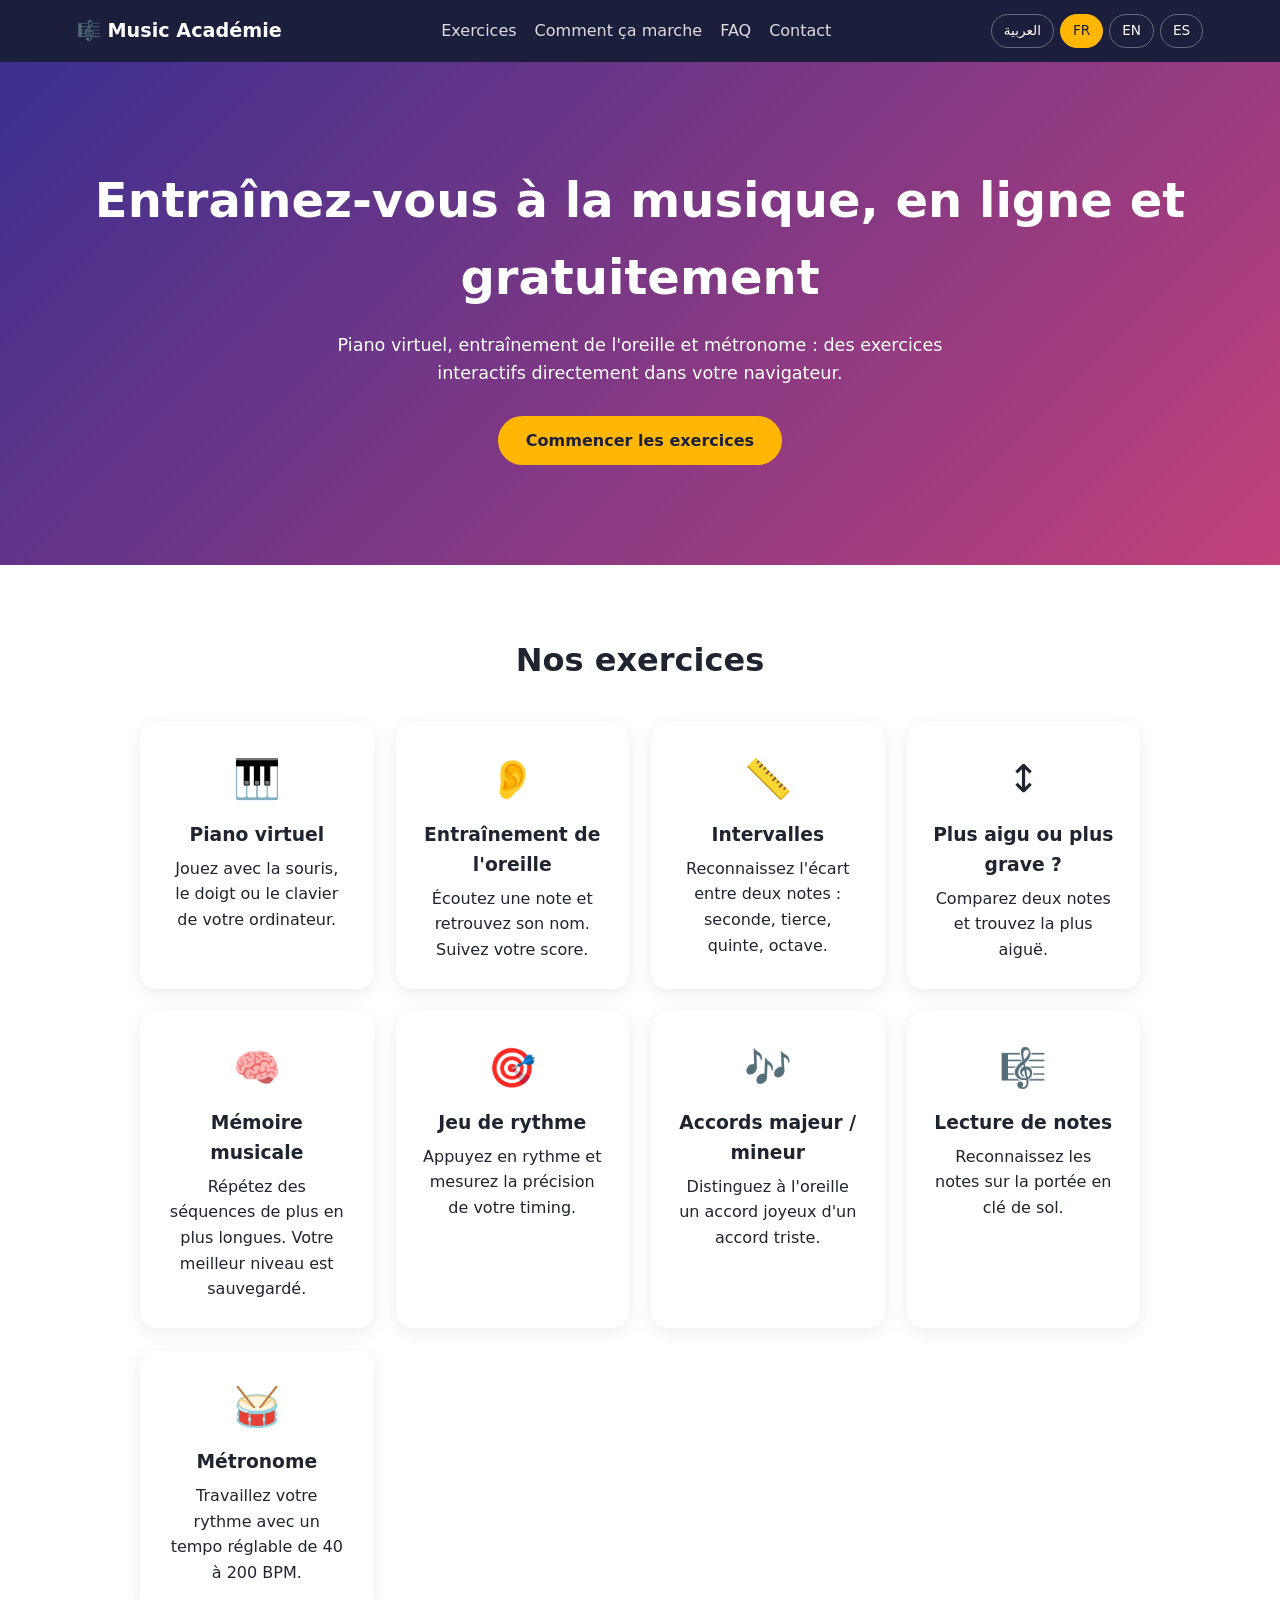
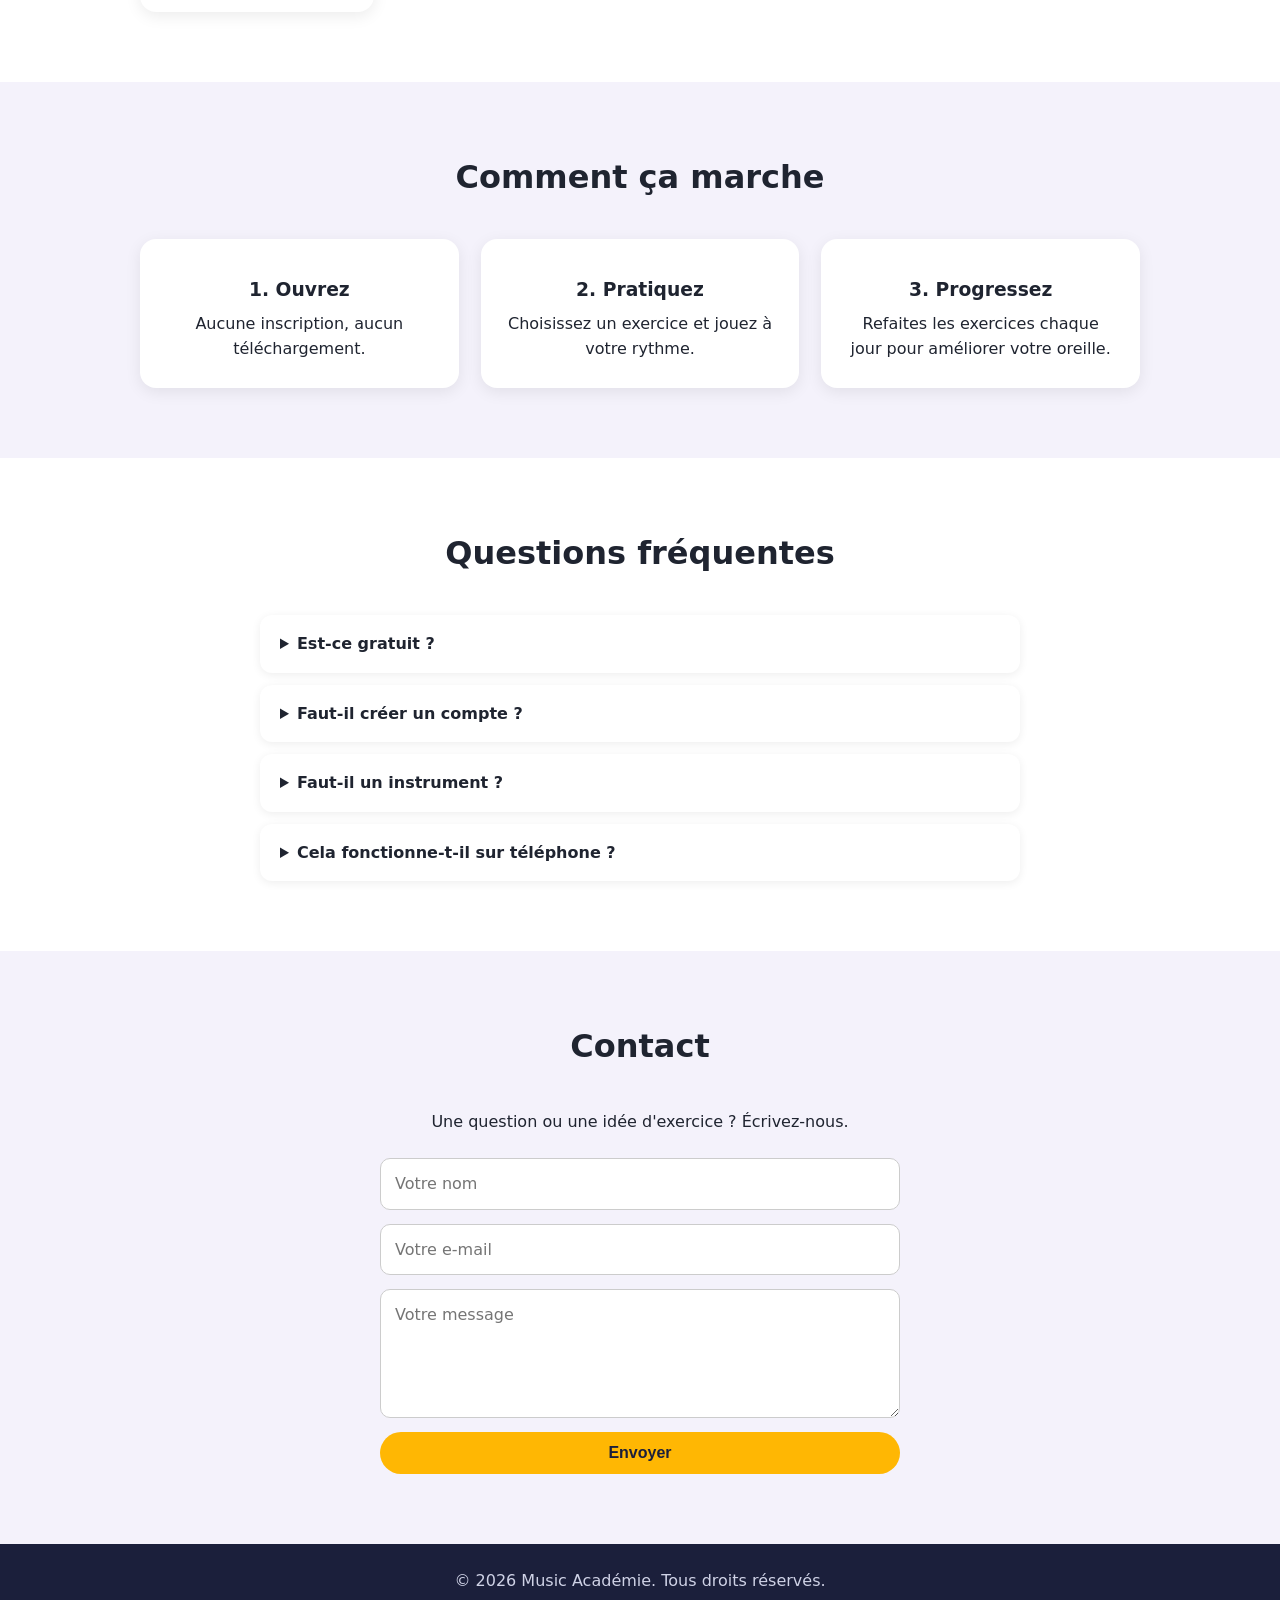
<file: index.html>
<!DOCTYPE html>
<html lang="fr" dir="ltr">
<head>
  <meta charset="UTF-8">
  <meta name="viewport" content="width=device-width, initial-scale=1">
  <title>Music Académie – Exercices musicaux interactifs</title>
  <meta name="description" content="Music Académie : exercices musicaux interactifs gratuits / تمارين موسيقية تفاعلية مجانية / Free interactive music exercises.">
  <link rel="icon" href="data:image/svg+xml,%3Csvg xmlns='http://www.w3.org/2000/svg' viewBox='0 0 100 100'%3E%3Crect width='100' height='100' rx='22' fill='%233b2f8f'/%3E%3Ctext x='50' y='70' font-size='64' text-anchor='middle'%3E%F0%9F%8E%BC%3C/text%3E%3C/svg%3E">
  <meta name="theme-color" content="#1b1f3b">
  <link rel="stylesheet" href="style.css">
</head>
<body>
  <header class="header">
    <a href="#accueil" class="logo">🎼 Music Académie</a>
    <nav>
      <a href="#exercices" data-i18n="nav_ex"></a>
      <a href="#how" data-i18n="nav_how"></a>
      <a href="#faq" data-i18n="nav_faq"></a>
      <a href="#contact" data-i18n="nav_contact"></a>
    </nav>
    <div class="lang">
      <button data-lang="ar">العربية</button>
      <button data-lang="fr">FR</button>
      <button data-lang="en">EN</button>
      <button data-lang="es">ES</button>
    </div>
  </header>

  <section id="accueil" class="hero">
    <h1 data-i18n="hero_title"></h1>
    <p data-i18n="hero_text"></p>
    <a href="exercices.html" class="btn" data-i18n="hero_btn"></a>
  </section>

  <section id="exercices" class="section">
    <h2 data-i18n="ex_title"></h2>
    <div class="grid">
      <a class="card" href="exercices.html"><span>🎹</span><h3 data-i18n="e1"></h3><p data-i18n="e1_d"></p></a>
      <a class="card" href="exercices.html"><span>👂</span><h3 data-i18n="e2"></h3><p data-i18n="e2_d"></p></a>
      <a class="card" href="exercices.html"><span>📏</span><h3 data-i18n="e7"></h3><p data-i18n="e7_d"></p></a>
      <a class="card" href="exercices.html"><span>↕️</span><h3 data-i18n="e8"></h3><p data-i18n="e8_d"></p></a>
      <a class="card" href="exercices.html"><span>🧠</span><h3 data-i18n="e9"></h3><p data-i18n="e9_d"></p></a>
      <a class="card" href="exercices.html"><span>🎯</span><h3 data-i18n="e6"></h3><p data-i18n="e6_d"></p></a>
      <a class="card" href="exercices.html"><span>🎶</span><h3 data-i18n="e5"></h3><p data-i18n="e5_d"></p></a>
      <a class="card" href="exercices.html"><span>🎼</span><h3 data-i18n="e4"></h3><p data-i18n="e4_d"></p></a>
      <a class="card" href="exercices.html"><span>🥁</span><h3 data-i18n="e3"></h3><p data-i18n="e3_d"></p></a>
    </div>
  </section>

  <section id="how" class="section alt">
    <h2 data-i18n="how_title"></h2>
    <div class="grid">
      <div class="card"><h3 data-i18n="h1"></h3><p data-i18n="h1_d"></p></div>
      <div class="card"><h3 data-i18n="h2"></h3><p data-i18n="h2_d"></p></div>
      <div class="card"><h3 data-i18n="h3"></h3><p data-i18n="h3_d"></p></div>
    </div>
  </section>

  <section id="faq" class="section">
    <h2 data-i18n="faq_title"></h2>
    <div class="faq">
      <details><summary data-i18n="q1"></summary><p data-i18n="a1"></p></details>
      <details><summary data-i18n="q2"></summary><p data-i18n="a2"></p></details>
      <details><summary data-i18n="q3"></summary><p data-i18n="a3"></p></details>
      <details><summary data-i18n="q4"></summary><p data-i18n="a4"></p></details>
    </div>
  </section>

  <section id="contact" class="section alt">
    <h2 data-i18n="contact_title"></h2>
    <p class="center" data-i18n="contact_text"></p>
    <form class="form" id="contactForm">
      <input type="text" data-i18n-ph="f_name" required>
      <input type="email" data-i18n-ph="f_email" required>
      <textarea rows="4" data-i18n-ph="f_msg" required></textarea>
      <button class="btn" type="submit" data-i18n="f_send"></button>
    </form>
  </section>

  <footer class="footer" data-i18n="footer"></footer>

  <script>
    var T = {
      fr: {
        nav_ex:"Exercices", nav_how:"Comment ça marche", nav_faq:"FAQ", nav_contact:"Contact",
        hero_title:"Entraînez-vous à la musique, en ligne et gratuitement",
        hero_text:"Piano virtuel, entraînement de l'oreille et métronome : des exercices interactifs directement dans votre navigateur.",
        hero_btn:"Commencer les exercices",
        ex_title:"Nos exercices",
        e1:"Piano virtuel", e1_d:"Jouez avec la souris, le doigt ou le clavier de votre ordinateur.",
        e2:"Entraînement de l'oreille", e2_d:"Écoutez une note et retrouvez son nom. Suivez votre score.",
        e4:"Lecture de notes", e4_d:"Reconnaissez les notes sur la portée en clé de sol.",
        e5:"Accords majeur / mineur", e5_d:"Distinguez à l'oreille un accord joyeux d'un accord triste.",
        e6:"Jeu de rythme", e6_d:"Appuyez en rythme et mesurez la précision de votre timing.",
        e7:"Intervalles", e7_d:"Reconnaissez l'écart entre deux notes : seconde, tierce, quinte, octave.",
        e8:"Plus aigu ou plus grave ?", e8_d:"Comparez deux notes et trouvez la plus aiguë.",
        e9:"Mémoire musicale", e9_d:"Répétez des séquences de plus en plus longues. Votre meilleur niveau est sauvegardé.",
        e3:"Métronome", e3_d:"Travaillez votre rythme avec un tempo réglable de 40 à 200 BPM.",
        how_title:"Comment ça marche",
        h1:"1. Ouvrez", h1_d:"Aucune inscription, aucun téléchargement.",
        h2:"2. Pratiquez", h2_d:"Choisissez un exercice et jouez à votre rythme.",
        h3:"3. Progressez", h3_d:"Refaites les exercices chaque jour pour améliorer votre oreille.",
        faq_title:"Questions fréquentes",
        q1:"Est-ce gratuit ?", a1:"Oui, tous les exercices sont gratuits.",
        q2:"Faut-il créer un compte ?", a2:"Non, il suffit d'ouvrir la page et de commencer.",
        q3:"Faut-il un instrument ?", a3:"Non. Le piano virtuel suffit pour s'entraîner.",
        q4:"Cela fonctionne-t-il sur téléphone ?", a4:"Oui, sur téléphone, tablette et ordinateur. Pensez à activer le son.",
        contact_title:"Contact", contact_text:"Une question ou une idée d'exercice ? Écrivez-nous.",
        f_name:"Votre nom", f_email:"Votre e-mail", f_msg:"Votre message", f_send:"Envoyer",
        thanks:"Merci ! Nous vous répondrons bientôt.",
        footer:"© 2026 Music Académie. Tous droits réservés."
      },
      en: {
        nav_ex:"Exercises", nav_how:"How it works", nav_faq:"FAQ", nav_contact:"Contact",
        hero_title:"Practice music online, for free",
        hero_text:"Virtual piano, ear training and metronome: interactive exercises right in your browser.",
        hero_btn:"Start the exercises",
        ex_title:"Our exercises",
        e1:"Virtual piano", e1_d:"Play with your mouse, your finger or your computer keyboard.",
        e2:"Ear training", e2_d:"Listen to a note and find its name. Track your score.",
        e4:"Note reading", e4_d:"Recognize notes on the staff in treble clef.",
        e5:"Major / minor chords", e5_d:"Tell a happy chord from a sad one by ear.",
        e6:"Rhythm game", e6_d:"Tap in time and measure how precise your timing is.",
        e7:"Intervals", e7_d:"Recognize the gap between two notes: second, third, fifth, octave.",
        e8:"Higher or lower?", e8_d:"Compare two notes and find the higher one.",
        e9:"Music memory", e9_d:"Repeat ever-longer sequences. Your best level is saved.",
        e3:"Metronome", e3_d:"Work on your rhythm with an adjustable tempo from 40 to 200 BPM.",
        how_title:"How it works",
        h1:"1. Open", h1_d:"No sign-up, no download.",
        h2:"2. Practice", h2_d:"Pick an exercise and play at your own pace.",
        h3:"3. Progress", h3_d:"Repeat the exercises every day to sharpen your ear.",
        faq_title:"Frequently asked questions",
        q1:"Is it free?", a1:"Yes, all exercises are free.",
        q2:"Do I need an account?", a2:"No, just open the page and start.",
        q3:"Do I need an instrument?", a3:"No. The virtual piano is enough to practice.",
        q4:"Does it work on a phone?", a4:"Yes, on phone, tablet and computer. Make sure the sound is on.",
        contact_title:"Contact", contact_text:"A question or an exercise idea? Write to us.",
        f_name:"Your name", f_email:"Your email", f_msg:"Your message", f_send:"Send",
        thanks:"Thank you! We will reply soon.",
        footer:"© 2026 Music Académie. All rights reserved."
      },
      es: {
        nav_ex:"Ejercicios", nav_how:"Cómo funciona", nav_faq:"FAQ", nav_contact:"Contacto",
        hero_title:"Practica música en línea y gratis",
        hero_text:"Piano virtual, entrenamiento del oído y metrónomo: ejercicios interactivos directamente en tu navegador.",
        hero_btn:"Empezar los ejercicios",
        ex_title:"Nuestros ejercicios",
        e1:"Piano virtual", e1_d:"Toca con el ratón, el dedo o el teclado de tu ordenador.",
        e2:"Entrenamiento del oído", e2_d:"Escucha una nota y encuentra su nombre. Sigue tu puntuación.",
        e4:"Lectura de notas", e4_d:"Reconoce las notas en el pentagrama en clave de sol.",
        e5:"Acordes mayor / menor", e5_d:"Distingue de oído un acorde alegre de uno triste.",
        e6:"Juego de ritmo", e6_d:"Pulsa al ritmo y mide la precisión de tu tiempo.",
        e7:"Intervalos", e7_d:"Reconoce la distancia entre dos notas: segunda, tercera, quinta, octava.",
        e8:"¿Más agudo o más grave?", e8_d:"Compara dos notas y encuentra la más aguda.",
        e9:"Memoria musical", e9_d:"Repite secuencias cada vez más largas. Tu mejor nivel se guarda.",
        e3:"Metrónomo", e3_d:"Trabaja tu ritmo con un tempo ajustable de 40 a 200 BPM.",
        how_title:"Cómo funciona",
        h1:"1. Abre", h1_d:"Sin registro y sin descargas.",
        h2:"2. Practica", h2_d:"Elige un ejercicio y toca a tu ritmo.",
        h3:"3. Progresa", h3_d:"Repite los ejercicios cada día para mejorar tu oído.",
        faq_title:"Preguntas frecuentes",
        q1:"¿Es gratis?", a1:"Sí, todos los ejercicios son gratuitos.",
        q2:"¿Necesito una cuenta?", a2:"No, solo abre la página y empieza.",
        q3:"¿Necesito un instrumento?", a3:"No. El piano virtual basta para practicar.",
        q4:"¿Funciona en el teléfono?", a4:"Sí, en teléfono, tableta y ordenador. Activa el sonido.",
        contact_title:"Contacto", contact_text:"¿Una pregunta o una idea de ejercicio? Escríbenos.",
        f_name:"Tu nombre", f_email:"Tu correo electrónico", f_msg:"Tu mensaje", f_send:"Enviar",
        thanks:"¡Gracias! Te responderemos pronto.",
        footer:"© 2026 Music Académie. Todos los derechos reservados."
      },
      ar: {
        nav_ex:"التمارين", nav_how:"كيف يعمل", nav_faq:"الأسئلة الشائعة", nav_contact:"اتصل بنا",
        hero_title:"تدرّب على الموسيقى عبر الإنترنت مجاناً",
        hero_text:"بيانو افتراضي وتدريب للأذن ومترونوم: تمارين تفاعلية مباشرة داخل متصفحك.",
        hero_btn:"ابدأ التمارين",
        ex_title:"تمارينا",
        e1:"بيانو افتراضي", e1_d:"اعزف بالفأرة أو بإصبعك أو بلوحة مفاتيح حاسوبك.",
        e2:"تدريب الأذن", e2_d:"استمع إلى نوتة واعرف اسمها، وتابع نتيجتك.",
        e4:"قراءة النوتات", e4_d:"تعرّف على النوتات فوق المدرج الموسيقي بمفتاح صول.",
        e5:"الأكوردات الكبيرة / الصغيرة", e5_d:"ميّز بأذنك بين الأكورد المبهج والأكورد الحزين.",
        e6:"لعبة الإيقاع", e6_d:"اضغط مع النبض وقِس دقة توقيتك.",
        e7:"الفواصل الموسيقية", e7_d:"تعرّف على المسافة بين نوتتين: ثانية، ثالثة، خامسة، أوكتاف.",
        e8:"أحدّ أم أغلظ؟", e8_d:"قارن بين نوتتين واعرف أيّهما أحدّ.",
        e9:"الذاكرة الموسيقية", e9_d:"كرّر تسلسلات تزداد طولاً، ويُحفظ أفضل مستوى لك.",
        e3:"مترونوم", e3_d:"درّب إحساسك بالإيقاع بسرعة قابلة للضبط من 40 إلى 200.",
        how_title:"كيف يعمل",
        h1:"1. افتح", h1_d:"بدون تسجيل وبدون تحميل.",
        h2:"2. تدرّب", h2_d:"اختر تمريناً وتدرّب بوتيرتك.",
        h3:"3. تقدّم", h3_d:"أعد التمارين كل يوم لتقوية أذنك الموسيقية.",
        faq_title:"الأسئلة الشائعة",
        q1:"هل هو مجاني؟", a1:"نعم، جميع التمارين مجانية.",
        q2:"هل أحتاج إلى حساب؟", a2:"لا، افتح الصفحة وابدأ مباشرة.",
        q3:"هل أحتاج إلى آلة موسيقية؟", a3:"لا. البيانو الافتراضي يكفي للتدرّب.",
        q4:"هل يعمل على الهاتف؟", a4:"نعم، على الهاتف واللوح والحاسوب. تأكد من تشغيل الصوت.",
        contact_title:"اتصل بنا", contact_text:"لديك سؤال أو فكرة لتمرين؟ راسلنا.",
        f_name:"اسمك", f_email:"بريدك الإلكتروني", f_msg:"رسالتك", f_send:"إرسال",
        thanks:"شكراً لك! سنرد عليك قريباً.",
        footer:"© 2026 Music Académie. جميع الحقوق محفوظة."
      }
    };

    function setLang(l) {
      var d = T[l];
      document.documentElement.lang = l;
      document.documentElement.dir = (l === "ar") ? "rtl" : "ltr";
      document.querySelectorAll("[data-i18n]").forEach(function (el) {
        el.textContent = d[el.getAttribute("data-i18n")];
      });
      document.querySelectorAll("[data-i18n-ph]").forEach(function (el) {
        el.placeholder = d[el.getAttribute("data-i18n-ph")];
      });
      document.querySelectorAll(".lang button").forEach(function (b) {
        b.classList.toggle("active", b.getAttribute("data-lang") === l);
      });
      try { localStorage.setItem("lang", l); } catch (e) {}
    }

    document.querySelectorAll(".lang button").forEach(function (b) {
      b.addEventListener("click", function () { setLang(b.getAttribute("data-lang")); });
    });

    document.getElementById("contactForm").addEventListener("submit", function (e) {
      e.preventDefault();
      alert(T[document.documentElement.lang].thanks);
      this.reset();
    });

    var saved = "fr";
    try { saved = localStorage.getItem("lang") || "fr"; } catch (e) {}
    setLang(T[saved] ? saved : "fr");
  </script>
</body>
</html>
</file>
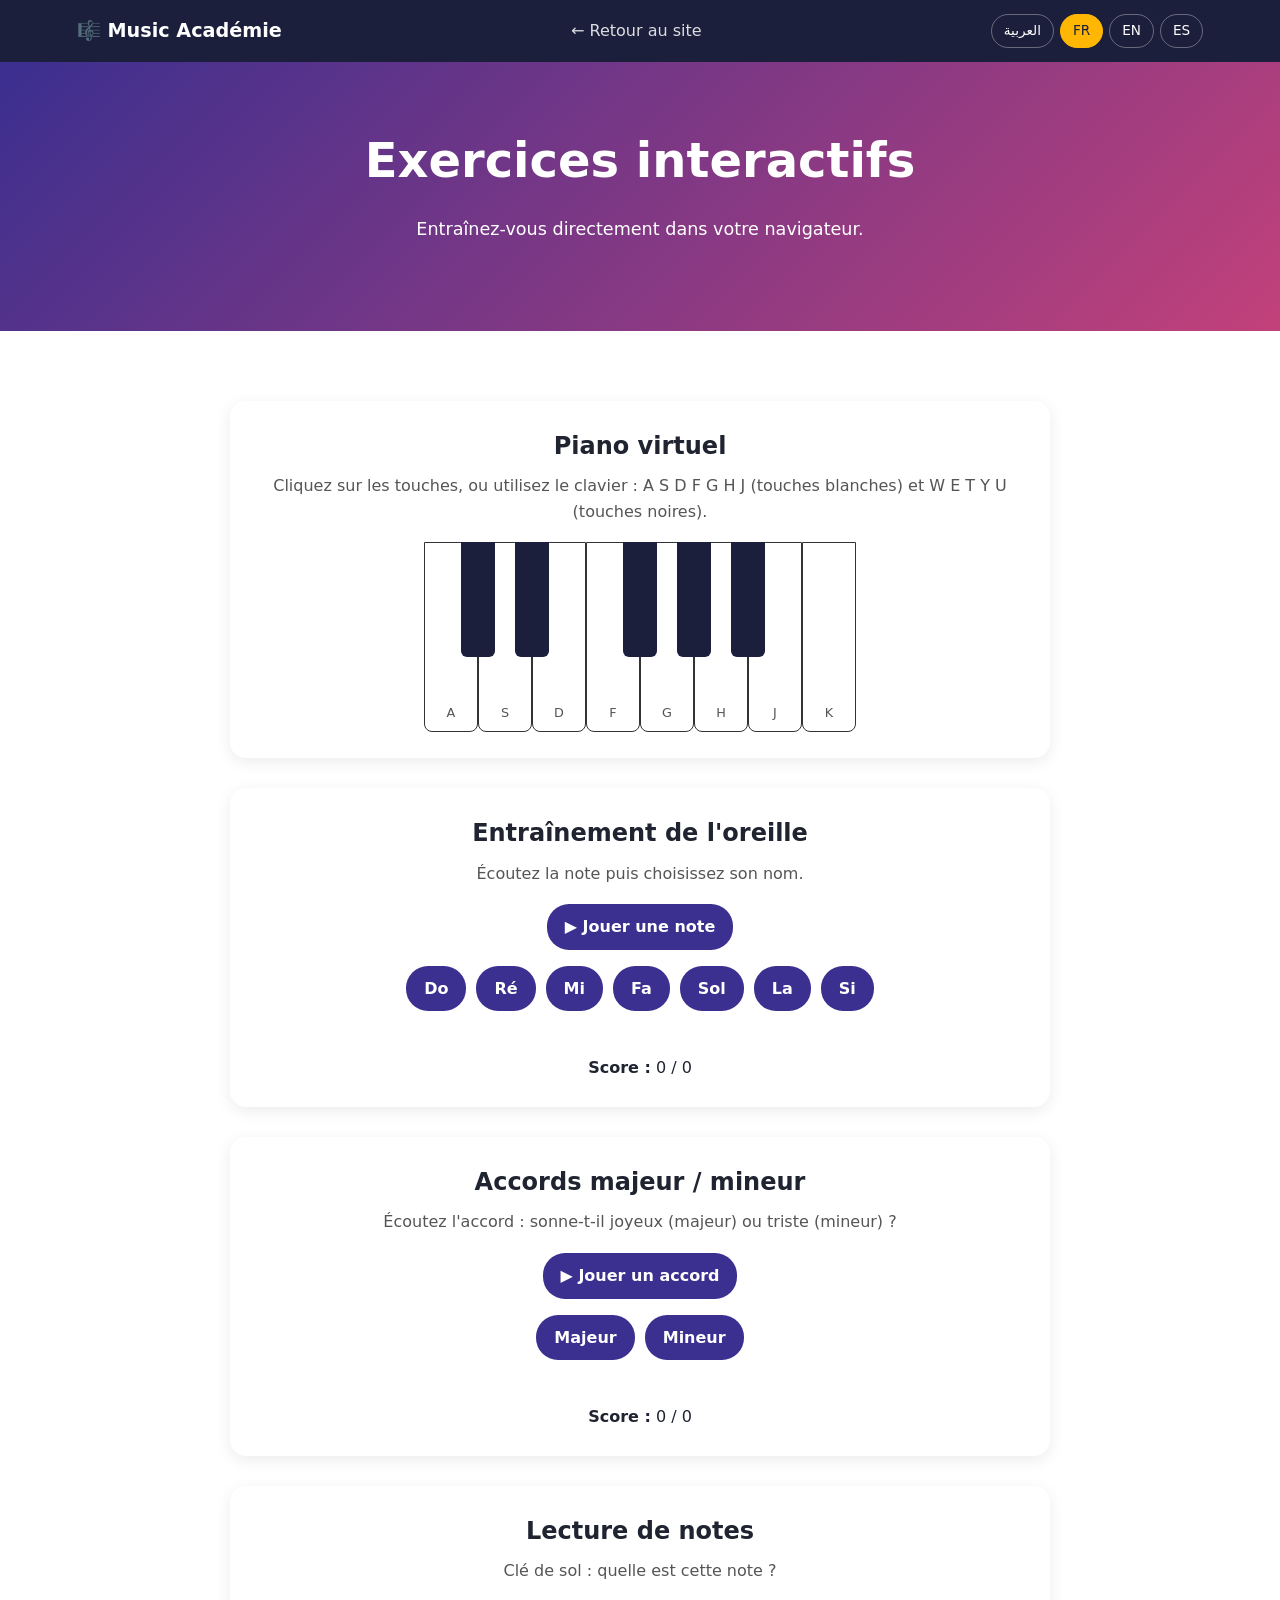
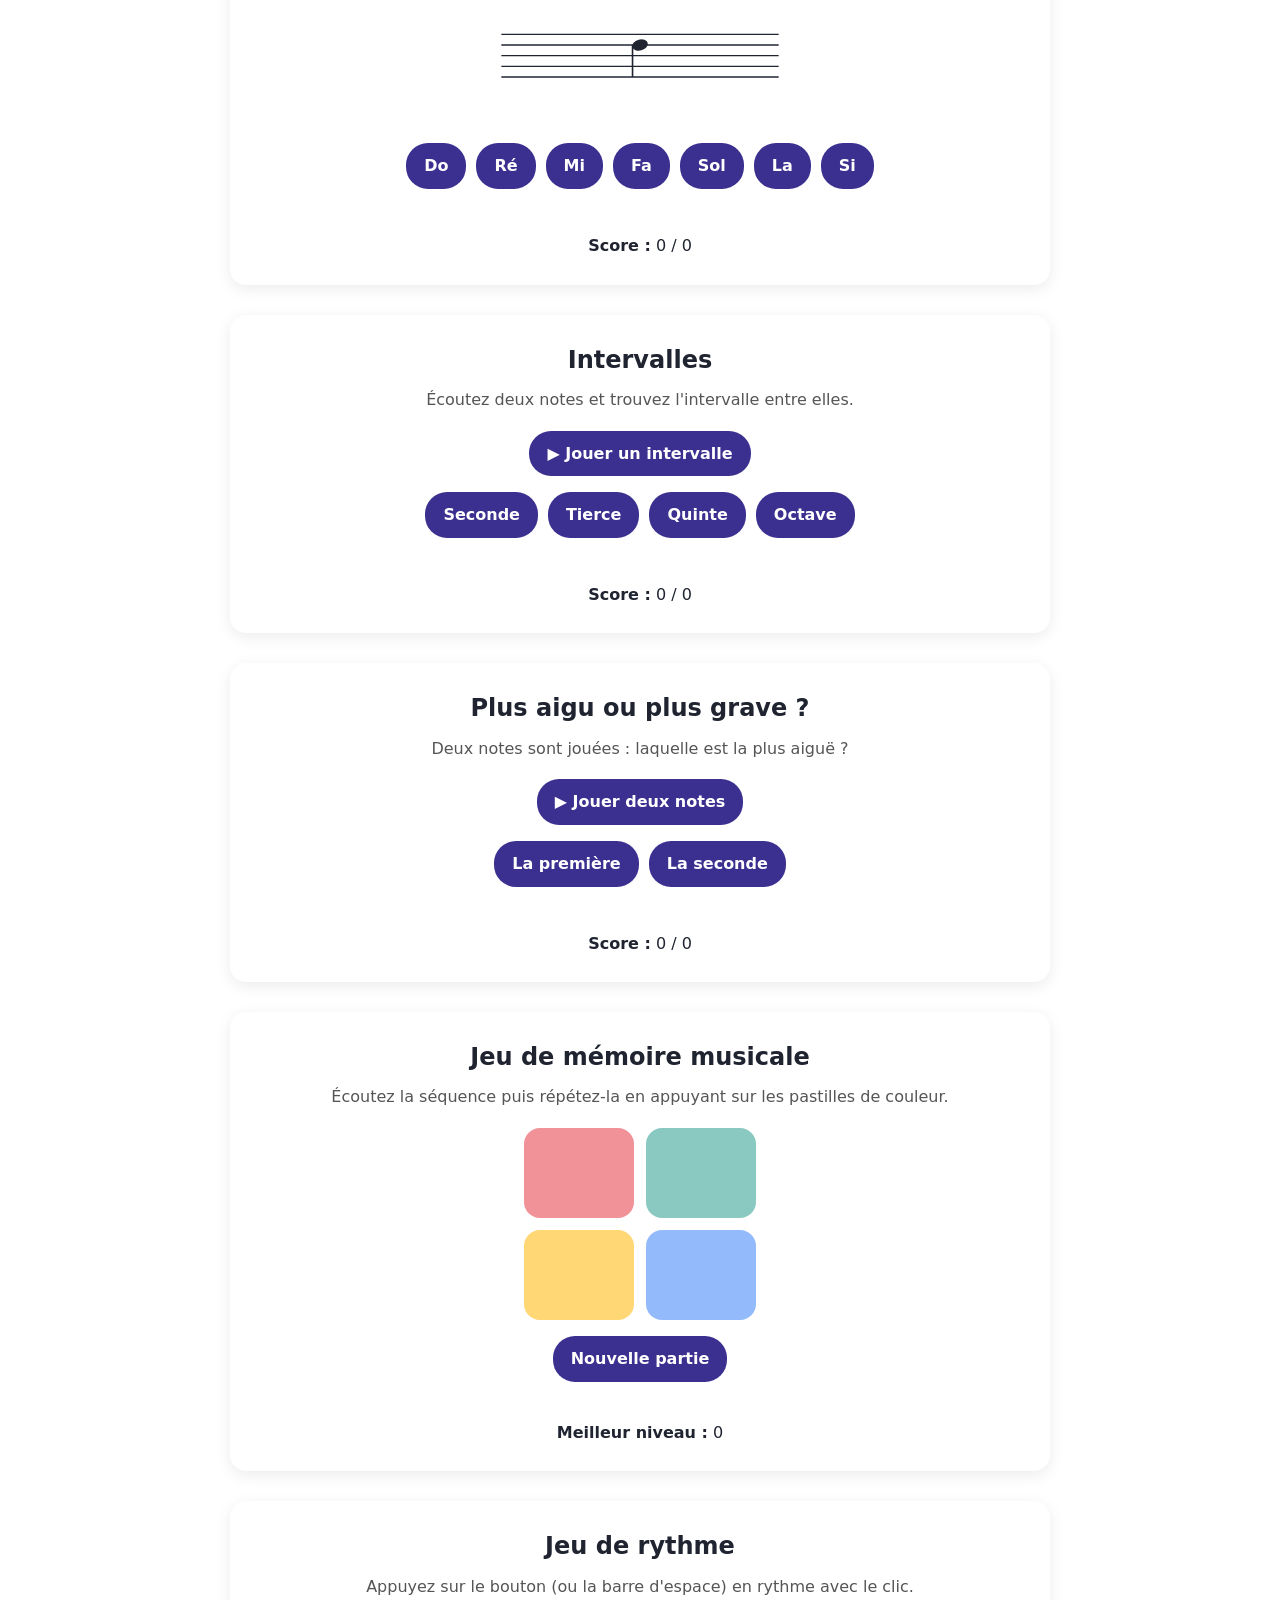
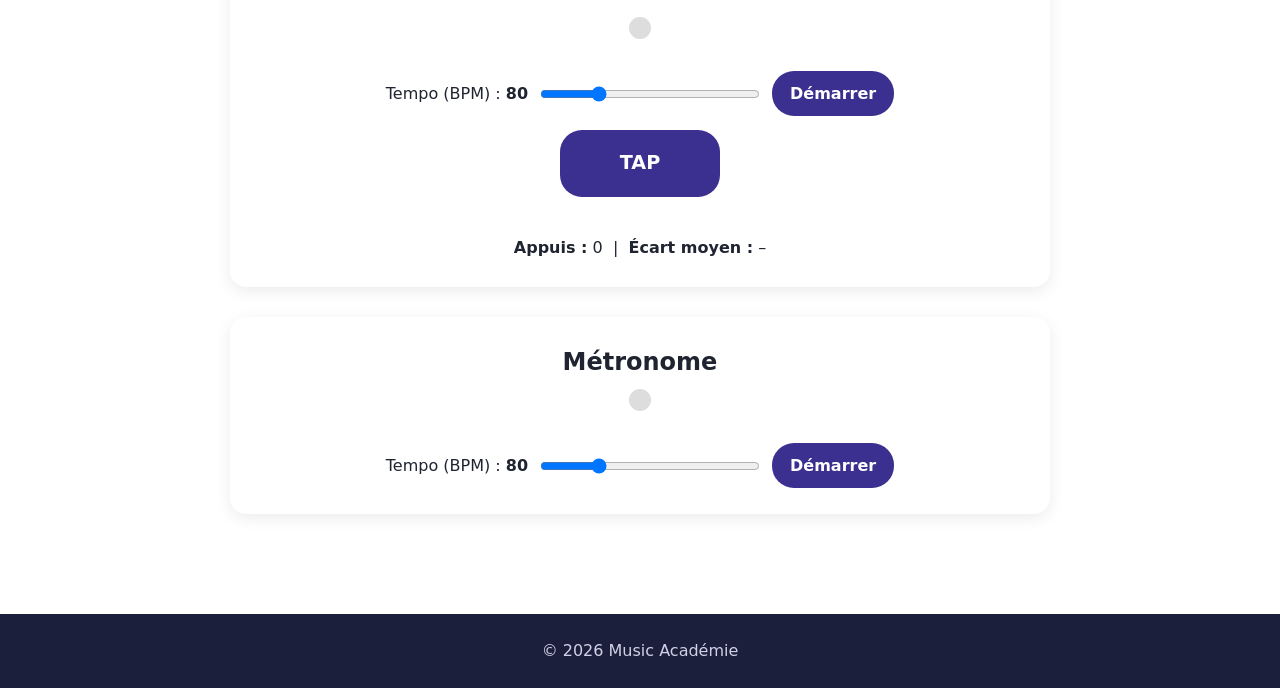
<file: exercices (1).html>
<!DOCTYPE html>
<html lang="fr" dir="ltr">
<head>
  <meta charset="UTF-8">
  <meta name="viewport" content="width=device-width, initial-scale=1">
  <title>Music Académie – Exercices</title>
  <link rel="icon" href="data:image/svg+xml,%3Csvg xmlns='http://www.w3.org/2000/svg' viewBox='0 0 100 100'%3E%3Crect width='100' height='100' rx='22' fill='%233b2f8f'/%3E%3Ctext x='50' y='70' font-size='64' text-anchor='middle'%3E%F0%9F%8E%BC%3C/text%3E%3C/svg%3E">
  <link rel="stylesheet" href="style.css">
  <style>
    .tool { max-width: 820px; margin: 0 auto 30px; background: #fff; border-radius: 16px; padding: 26px; box-shadow: 0 4px 16px rgba(0,0,0,.08); text-align: center; }
    .tool h2 { font-size: 1.5rem; margin-bottom: 8px; }
    .hint { color: #555; margin-bottom: 18px; }
    .piano { position: relative; display: inline-flex; height: 190px; direction: ltr; user-select: none; touch-action: manipulation; }
    .white { width: 54px; height: 190px; background: #fff; border: 1px solid #333; border-radius: 0 0 8px 8px; display: flex; align-items: flex-end; justify-content: center; padding-bottom: 8px; font-size: .8rem; color: #555; cursor: pointer; }
    .white.on { background: #ffe08a; }
    .black { position: absolute; width: 34px; height: 115px; background: #1b1f3b; border-radius: 0 0 6px 6px; z-index: 2; cursor: pointer; }
    .black.on { background: #c2417a; }
    .notes { display: flex; flex-wrap: wrap; gap: 10px; justify-content: center; margin: 16px 0; }
    .notes button, .ctrl button { padding: 10px 18px; border: 0; border-radius: 22px; background: #3b2f8f; color: #fff; font: inherit; font-weight: 600; cursor: pointer; }
    .notes button:hover, .ctrl button:hover { background: #c2417a; }
    .ctrl { display: flex; flex-wrap: wrap; gap: 12px; justify-content: center; align-items: center; margin-top: 14px; }
    .msg { min-height: 28px; font-weight: 700; margin-top: 10px; }
    .ok { color: #1b8a3b; } .ko { color: #c0262d; }
    .beat { width: 22px; height: 22px; border-radius: 50%; background: #ddd; display: inline-block; margin: 0 auto 10px; }
    .beat.tick { background: #ffb703; }
    input[type=range] { width: 220px; }
    .pads { display: grid; grid-template-columns: repeat(2, 110px); gap: 12px; justify-content: center; margin: 10px 0 16px; }
    .pad { height: 90px; border: 0; border-radius: 16px; cursor: pointer; opacity: .55; transition: opacity .1s, transform .1s; }
    .pad.lit { opacity: 1; transform: scale(1.06); }
    .p0 { background: #e63946; } .p1 { background: #2a9d8f; } .p2 { background: #ffb703; } .p3 { background: #3b82f6; }
  </style>
</head>
<body>
  <header class="header">
    <a href="index.html" class="logo">🎼 Music Académie</a>
    <nav><a href="index.html" data-i18n="back"></a></nav>
    <div class="lang">
      <button data-lang="ar">العربية</button>
      <button data-lang="fr">FR</button>
      <button data-lang="en">EN</button>
      <button data-lang="es">ES</button>
    </div>
  </header>

  <section class="hero" style="padding:60px 6%">
    <h1 data-i18n="title"></h1>
    <p data-i18n="subtitle"></p>
  </section>

  <section class="section">
    <div class="tool">
      <h2 data-i18n="piano_title"></h2>
      <p class="hint" data-i18n="piano_hint"></p>
      <div class="piano" id="piano"></div>
    </div>

    <div class="tool">
      <h2 data-i18n="ear_title"></h2>
      <p class="hint" data-i18n="ear_hint"></p>
      <div class="ctrl"><button id="playNote" data-i18n="play"></button></div>
      <div class="notes" id="choices"></div>
      <div class="msg" id="earMsg"></div>
      <div><strong data-i18n="score"></strong> <span id="score">0 / 0</span></div>
    </div>

    <div class="tool">
      <h2 data-i18n="chord_title"></h2>
      <p class="hint" data-i18n="chord_hint"></p>
      <div class="ctrl"><button id="playChord" data-i18n="play_chord"></button></div>
      <div class="notes" id="chordChoices"></div>
      <div class="msg" id="chordMsg"></div>
      <div><strong data-i18n="score"></strong> <span id="chordScore">0 / 0</span></div>
    </div>

    <div class="tool">
      <h2 data-i18n="read_title"></h2>
      <p class="hint" data-i18n="read_hint"></p>
      <svg id="staffSvg" viewBox="0 0 300 110" width="320" height="118" role="img" aria-label="staff"></svg>
      <div class="notes" id="readChoices"></div>
      <div class="msg" id="readMsg"></div>
      <div><strong data-i18n="score"></strong> <span id="readScore">0 / 0</span></div>
    </div>

    <div class="tool">
      <h2 data-i18n="int_title"></h2>
      <p class="hint" data-i18n="int_hint"></p>
      <div class="ctrl"><button id="playInt" data-i18n="play_int"></button></div>
      <div class="notes" id="intChoices"></div>
      <div class="msg" id="intMsg"></div>
      <div><strong data-i18n="score"></strong> <span id="intScore">0 / 0</span></div>
    </div>

    <div class="tool">
      <h2 data-i18n="hl_title"></h2>
      <p class="hint" data-i18n="hl_hint"></p>
      <div class="ctrl"><button id="playHl" data-i18n="play_hl"></button></div>
      <div class="notes" id="hlChoices"></div>
      <div class="msg" id="hlMsg"></div>
      <div><strong data-i18n="score"></strong> <span id="hlScore">0 / 0</span></div>
    </div>

    <div class="tool">
      <h2 data-i18n="mem_title"></h2>
      <p class="hint" data-i18n="mem_hint"></p>
      <div class="pads" id="memPads">
        <button class="pad p0" data-p="0"></button><button class="pad p1" data-p="1"></button>
        <button class="pad p2" data-p="2"></button><button class="pad p3" data-p="3"></button>
      </div>
      <div class="ctrl"><button id="memBtn" data-i18n="mem_start"></button></div>
      <div class="msg" id="memMsg"></div>
      <div><strong data-i18n="mem_best"></strong> <span id="memBest">0</span></div>
    </div>

    <div class="tool">
      <h2 data-i18n="rhythm_title"></h2>
      <p class="hint" data-i18n="rhythm_hint"></p>
      <div class="beat" id="rBeat"></div>
      <div class="ctrl">
        <label><span data-i18n="bpm"></span> <strong id="rBpmVal">80</strong></label>
        <input type="range" id="rBpm" min="60" max="140" value="80">
        <button id="rBtn" data-i18n="start"></button>
      </div>
      <div class="ctrl"><button id="tapBtn" style="padding:18px 60px;font-size:1.2rem" data-i18n="tap"></button></div>
      <div class="msg" id="rMsg"></div>
      <div><strong data-i18n="taps"></strong> <span id="rCount">0</span> &nbsp;|&nbsp; <strong data-i18n="avg"></strong> <span id="rAvg">–</span></div>
    </div>

    <div class="tool">
      <h2 data-i18n="metro_title"></h2>
      <div class="beat" id="beat"></div>
      <div class="ctrl">
        <label><span data-i18n="bpm"></span> <strong id="bpmVal">80</strong></label>
        <input type="range" id="bpm" min="40" max="200" value="80">
        <button id="metroBtn" data-i18n="start"></button>
      </div>
    </div>
  </section>

  <footer class="footer">© 2026 Music Académie</footer>

  <script>
    var T = {
      fr: { back:"← Retour au site", title:"Exercices interactifs", subtitle:"Entraînez-vous directement dans votre navigateur.",
        piano_title:"Piano virtuel", piano_hint:"Cliquez sur les touches, ou utilisez le clavier : A S D F G H J (touches blanches) et W E T Y U (touches noires).",
        ear_title:"Entraînement de l'oreille", ear_hint:"Écoutez la note puis choisissez son nom.",
        read_title:"Lecture de notes", read_hint:"Clé de sol : quelle est cette note ?",
        chord_title:"Accords majeur / mineur", chord_hint:"Écoutez l'accord : sonne-t-il joyeux (majeur) ou triste (mineur) ?",
        play_chord:"▶ Jouer un accord", major:"Majeur", minor:"Mineur",
        rhythm_title:"Jeu de rythme", rhythm_hint:"Appuyez sur le bouton (ou la barre d'espace) en rythme avec le clic.",
        tap:"TAP", taps:"Appuis :", avg:"Écart moyen :", perfect:"Parfait ! 🎯", early:"Trop tôt", late:"Trop tard",
        int_title:"Intervalles", int_hint:"Écoutez deux notes et trouvez l'intervalle entre elles.", play_int:"▶ Jouer un intervalle",
        i2:"Seconde", i3:"Tierce", i5:"Quinte", i8:"Octave",
        hl_title:"Plus aigu ou plus grave ?", hl_hint:"Deux notes sont jouées : laquelle est la plus aiguë ?", play_hl:"▶ Jouer deux notes", hl_first:"La première", hl_second:"La seconde",
        mem_title:"Jeu de mémoire musicale", mem_hint:"Écoutez la séquence puis répétez-la en appuyant sur les pastilles de couleur.", mem_start:"Nouvelle partie", mem_best:"Meilleur niveau :", mem_watch:"Écoutez…", mem_go:"À vous !", mem_over:"Perdu ! Niveau atteint : ",
        play:"▶ Jouer une note", score:"Score :", good:"Bravo ! ✔", bad:"Raté, c'était : ",
        metro_title:"Métronome", bpm:"Tempo (BPM) :", start:"Démarrer", stop:"Arrêter",
        names:["Do","Ré","Mi","Fa","Sol","La","Si"] },
      en: { back:"← Back to site", title:"Interactive exercises", subtitle:"Practice right in your browser.",
        piano_title:"Virtual piano", piano_hint:"Click the keys, or use your keyboard: A S D F G H J (white keys) and W E T Y U (black keys).",
        ear_title:"Ear training", ear_hint:"Listen to the note, then pick its name.",
        read_title:"Note reading", read_hint:"Treble clef: which note is this?",
        chord_title:"Major / minor chords", chord_hint:"Listen to the chord: does it sound happy (major) or sad (minor)?",
        play_chord:"▶ Play a chord", major:"Major", minor:"Minor",
        rhythm_title:"Rhythm game", rhythm_hint:"Press the button (or the space bar) in time with the click.",
        tap:"TAP", taps:"Taps:", avg:"Average error:", perfect:"Perfect! 🎯", early:"Too early", late:"Too late",
        int_title:"Intervals", int_hint:"Listen to two notes and find the interval between them.", play_int:"▶ Play an interval",
        i2:"Second", i3:"Third", i5:"Fifth", i8:"Octave",
        hl_title:"Higher or lower?", hl_hint:"Two notes are played: which one is higher?", play_hl:"▶ Play two notes", hl_first:"The first", hl_second:"The second",
        mem_title:"Music memory game", mem_hint:"Listen to the sequence, then repeat it by pressing the colored pads.", mem_start:"New game", mem_best:"Best level:", mem_watch:"Listen…", mem_go:"Your turn!", mem_over:"Game over! Level reached: ",
        play:"▶ Play a note", score:"Score:", good:"Well done! ✔", bad:"Missed, it was: ",
        metro_title:"Metronome", bpm:"Tempo (BPM):", start:"Start", stop:"Stop",
        names:["C","D","E","F","G","A","B"] },
      es: { back:"← Volver al sitio", title:"Ejercicios interactivos", subtitle:"Practica directamente en tu navegador.",
        piano_title:"Piano virtual", piano_hint:"Haz clic en las teclas o usa el teclado: A S D F G H J (teclas blancas) y W E T Y U (teclas negras).",
        ear_title:"Entrenamiento del oído", ear_hint:"Escucha la nota y elige su nombre.",
        read_title:"Lectura de notas", read_hint:"Clave de sol: ¿qué nota es esta?",
        chord_title:"Acordes mayor / menor", chord_hint:"Escucha el acorde: ¿suena alegre (mayor) o triste (menor)?",
        play_chord:"▶ Tocar un acorde", major:"Mayor", minor:"Menor",
        rhythm_title:"Juego de ritmo", rhythm_hint:"Pulsa el botón (o la barra espaciadora) al ritmo del clic.",
        tap:"TAP", taps:"Pulsaciones:", avg:"Error medio:", perfect:"¡Perfecto! 🎯", early:"Muy pronto", late:"Muy tarde",
        int_title:"Intervalos", int_hint:"Escucha dos notas y encuentra el intervalo entre ellas.", play_int:"▶ Tocar un intervalo",
        i2:"Segunda", i3:"Tercera", i5:"Quinta", i8:"Octava",
        hl_title:"¿Más agudo o más grave?", hl_hint:"Suenan dos notas: ¿cuál es la más aguda?", play_hl:"▶ Tocar dos notas", hl_first:"La primera", hl_second:"La segunda",
        mem_title:"Juego de memoria musical", mem_hint:"Escucha la secuencia y repítela pulsando los botones de color.", mem_start:"Nueva partida", mem_best:"Mejor nivel:", mem_watch:"Escucha…", mem_go:"¡Tu turno!", mem_over:"¡Fin! Nivel alcanzado: ",
        play:"▶ Tocar una nota", score:"Puntuación:", good:"¡Muy bien! ✔", bad:"Fallaste, era: ",
        metro_title:"Metrónomo", bpm:"Tempo (BPM):", start:"Iniciar", stop:"Detener",
        names:["Do","Re","Mi","Fa","Sol","La","Si"] },
      ar: { back:"← العودة إلى الموقع", title:"تمارين تفاعلية", subtitle:"تدرّب مباشرة داخل المتصفح.",
        piano_title:"بيانو افتراضي", piano_hint:"اضغط على المفاتيح أو استخدم لوحة المفاتيح: A S D F G H J (المفاتيح البيضاء) وW E T Y U (المفاتيح السوداء).",
        ear_title:"تدريب الأذن", ear_hint:"استمع إلى النوتة ثم اختر اسمها.",
        read_title:"قراءة النوتات", read_hint:"مفتاح صول: ما هذه النوتة؟",
        chord_title:"الأكوردات الكبيرة / الصغيرة", chord_hint:"استمع إلى الأكورد: هل يبدو مبهجاً (كبير) أم حزيناً (صغير)؟",
        play_chord:"▶ شغّل أكورداً", major:"كبير", minor:"صغير",
        rhythm_title:"لعبة الإيقاع", rhythm_hint:"اضغط على الزر (أو مفتاح المسافة) مع نقرات الإيقاع.",
        tap:"اضغط", taps:"عدد الضغطات:", avg:"متوسط الخطأ:", perfect:"ممتاز! 🎯", early:"مبكر جداً", late:"متأخر جداً",
        int_title:"الفواصل الموسيقية", int_hint:"استمع إلى نوتتين واعرف الفاصل بينهما.", play_int:"▶ شغّل فاصلاً",
        i2:"ثانية", i3:"ثالثة", i5:"خامسة", i8:"أوكتاف",
        hl_title:"أحدّ أم أغلظ؟", hl_hint:"تُعزف نوتتان: أيّهما أحدّ؟", play_hl:"▶ شغّل نوتتين", hl_first:"الأولى", hl_second:"الثانية",
        mem_title:"لعبة الذاكرة الموسيقية", mem_hint:"استمع إلى التسلسل ثم كرّره بالضغط على الأزرار الملونة.", mem_start:"لعبة جديدة", mem_best:"أفضل مستوى:", mem_watch:"استمع…", mem_go:"دورك!", mem_over:"انتهت اللعبة! المستوى الذي بلغته: ",
        play:"▶ شغّل نوتة", score:"النتيجة:", good:"أحسنت! ✔", bad:"أخطأت، كانت: ",
        metro_title:"مترونوم", bpm:"السرعة (BPM):", start:"ابدأ", stop:"إيقاف",
        names:["دو","ري","مي","فا","صول","لا","سي"] }
    };

    var lang = "fr";
    try { lang = localStorage.getItem("lang") || "fr"; } catch (e) {}
    if (!T[lang]) lang = "fr";

    /* ---------- Audio ---------- */
    var ctx = null;
    function audio() {
      if (!ctx) ctx = new (window.AudioContext || window.webkitAudioContext)();
      if (ctx.state === "suspended") ctx.resume();
      return ctx;
    }
    function tone(freq, dur) {
      var c = audio(), o = c.createOscillator(), g = c.createGain();
      o.type = "triangle"; o.frequency.value = freq;
      g.gain.setValueAtTime(0.0001, c.currentTime);
      g.gain.exponentialRampToValueAtTime(0.5, c.currentTime + 0.02);
      g.gain.exponentialRampToValueAtTime(0.0001, c.currentTime + dur);
      o.connect(g); g.connect(c.destination);
      o.start(); o.stop(c.currentTime + dur + 0.05);
    }

    /* ---------- Piano ---------- */
    var WHITE = [261.63, 293.66, 329.63, 349.23, 392.00, 440.00, 493.88, 523.25];
    var WKEYS = ["a","s","d","f","g","h","j","k"];
    var BLACK = [{f:277.18, pos:0, k:"w"}, {f:311.13, pos:1, k:"e"}, {f:369.99, pos:3, k:"t"}, {f:415.30, pos:4, k:"y"}, {f:466.16, pos:5, k:"u"}];
    var piano = document.getElementById("piano");
    var keyEls = {};

    WHITE.forEach(function (f, i) {
      var d = document.createElement("div");
      d.className = "white";
      d.textContent = WKEYS[i].toUpperCase();
      bind(d, f);
      piano.appendChild(d);
      keyEls[WKEYS[i]] = d;
    });
    BLACK.forEach(function (b) {
      var d = document.createElement("div");
      d.className = "black";
      d.style.left = (b.pos * 54 + 54 - 17) + "px";
      bind(d, b.f);
      piano.appendChild(d);
      keyEls[b.k] = d;
    });
    var freqByKey = {};
    WKEYS.forEach(function (k, i) { freqByKey[k] = WHITE[i]; });
    BLACK.forEach(function (b) { freqByKey[b.k] = b.f; });

    function press(el, f) { tone(f, 0.9); el.classList.add("on"); setTimeout(function () { el.classList.remove("on"); }, 180); }
    function bind(el, f) {
      el.addEventListener("pointerdown", function (e) { e.preventDefault(); press(el, f); });
    }
    document.addEventListener("keydown", function (e) {
      if (e.repeat) return;
      var k = e.key.toLowerCase();
      if (freqByKey[k]) press(keyEls[k], freqByKey[k]);
    });

    /* ---------- Ear training ---------- */
    var NOTES7 = WHITE.slice(0, 7);
    var current = -1, answered = true, good = 0, total = 0;
    var choices = document.getElementById("choices");
    var earMsg = document.getElementById("earMsg");

    function buildChoices() {
      choices.innerHTML = "";
      T[lang].names.forEach(function (n, i) {
        var b = document.createElement("button");
        b.textContent = n;
        b.addEventListener("click", function () { answer(i); });
        choices.appendChild(b);
      });
    }
    document.getElementById("playNote").addEventListener("click", function () {
      if (answered) { current = Math.floor(Math.random() * 7); answered = false; earMsg.textContent = ""; }
      tone(NOTES7[current], 1.2);
    });
    function answer(i) {
      if (current < 0) return;
      if (answered) return;
      answered = true; total++;
      if (i === current) { good++; earMsg.textContent = T[lang].good; earMsg.className = "msg ok"; }
      else { earMsg.textContent = T[lang].bad + T[lang].names[current]; earMsg.className = "msg ko"; }
      document.getElementById("score").textContent = good + " / " + total;
    }

    /* ---------- Accords majeur / mineur ---------- */
    var cMajor = true, cAnswered = true, cStarted = false, cGood = 0, cTotal = 0, cSemis = 0;
    var chordChoices = document.getElementById("chordChoices");
    var chordMsg = document.getElementById("chordMsg");

    function playChord() {
      var root = 261.63 * Math.pow(2, cSemis / 12);
      var third = root * Math.pow(2, (cMajor ? 4 : 3) / 12);
      var fifth = root * Math.pow(2, 7 / 12);
      tone(root, 1.8); tone(third, 1.8); tone(fifth, 1.8);
    }
    document.getElementById("playChord").addEventListener("click", function () {
      if (cAnswered) {
        cSemis = Math.floor(Math.random() * 12);
        cMajor = Math.random() < 0.5;
        cAnswered = false; cStarted = true;
        chordMsg.textContent = "";
      }
      playChord();
    });
    function buildChordChoices() {
      chordChoices.innerHTML = "";
      [true, false].forEach(function (isMajor) {
        var b = document.createElement("button");
        b.textContent = isMajor ? T[lang].major : T[lang].minor;
        b.addEventListener("click", function () { answerChord(isMajor); });
        chordChoices.appendChild(b);
      });
    }
    function answerChord(isMajor) {
      if (!cStarted || cAnswered) return;
      cAnswered = true; cTotal++;
      if (isMajor === cMajor) { cGood++; chordMsg.textContent = T[lang].good; chordMsg.className = "msg ok"; }
      else { chordMsg.textContent = T[lang].bad + (cMajor ? T[lang].major : T[lang].minor); chordMsg.className = "msg ko"; }
      document.getElementById("chordScore").textContent = cGood + " / " + cTotal;
    }

    /* ---------- Lecture de notes ---------- */
    var rIdx = 0, rAnswered = false, rGood = 0, rTotal = 0;
    var staffSvg = document.getElementById("staffSvg");
    var readChoices = document.getElementById("readChoices");
    var readMsg = document.getElementById("readMsg");

    function drawNote(idx) {
      var y = 80 - idx * 5, cx = 150, s = "";
      for (var i = 0; i < 5; i++) {
        var ly = 30 + i * 10;
        s += '<line x1="20" y1="' + ly + '" x2="280" y2="' + ly + '" stroke="currentColor" stroke-width="1.2"/>';
      }
      if (idx <= 0) s += '<line x1="132" y1="80" x2="168" y2="80" stroke="currentColor" stroke-width="1.2"/>';
      if (idx >= 12) s += '<line x1="132" y1="20" x2="168" y2="20" stroke="currentColor" stroke-width="1.2"/>';
      s += '<ellipse cx="' + cx + '" cy="' + y + '" rx="7.5" ry="5.2" fill="currentColor" transform="rotate(-15 ' + cx + ' ' + y + ')"/>';
      if (idx < 6) s += '<line x1="' + (cx + 7) + '" y1="' + y + '" x2="' + (cx + 7) + '" y2="' + (y - 30) + '" stroke="currentColor" stroke-width="1.5"/>';
      else s += '<line x1="' + (cx - 7) + '" y1="' + y + '" x2="' + (cx - 7) + '" y2="' + (y + 30) + '" stroke="currentColor" stroke-width="1.5"/>';
      staffSvg.innerHTML = s;
    }
    function newReadNote() {
      rIdx = Math.floor(Math.random() * 13);
      rAnswered = false;
      readMsg.textContent = "";
      drawNote(rIdx);
    }
    function buildReadChoices() {
      readChoices.innerHTML = "";
      T[lang].names.forEach(function (n, i) {
        var b = document.createElement("button");
        b.textContent = n;
        b.addEventListener("click", function () { answerRead(i); });
        readChoices.appendChild(b);
      });
    }
    function answerRead(i) {
      if (rAnswered) return;
      rAnswered = true; rTotal++;
      var right = rIdx % 7;
      if (i === right) { rGood++; readMsg.textContent = T[lang].good; readMsg.className = "msg ok"; }
      else { readMsg.textContent = T[lang].bad + T[lang].names[right]; readMsg.className = "msg ko"; }
      document.getElementById("readScore").textContent = rGood + " / " + rTotal;
      setTimeout(newReadNote, 1300);
    }

    /* ---------- Intervalles ---------- */
    var INTS = [{ s: 2, k: "i2" }, { s: 4, k: "i3" }, { s: 7, k: "i5" }, { s: 12, k: "i8" }];
    var iPick = 0, iBase = 261.63, iAnswered = true, iStarted = false, iGood = 0, iTotal = 0;
    var intChoices = document.getElementById("intChoices"), intMsg = document.getElementById("intMsg");

    function playInt() {
      var top = iBase * Math.pow(2, INTS[iPick].s / 12);
      tone(iBase, 0.9);
      setTimeout(function () { tone(top, 1.1); }, 800);
    }
    document.getElementById("playInt").addEventListener("click", function () {
      if (iAnswered) {
        iPick = Math.floor(Math.random() * INTS.length);
        iBase = 261.63 * Math.pow(2, Math.floor(Math.random() * 12) / 12);
        iAnswered = false; iStarted = true; intMsg.textContent = "";
      }
      playInt();
    });
    function buildIntChoices() {
      intChoices.innerHTML = "";
      INTS.forEach(function (it, i) {
        var b = document.createElement("button");
        b.textContent = T[lang][it.k];
        b.addEventListener("click", function () { answerInt(i); });
        intChoices.appendChild(b);
      });
    }
    function answerInt(i) {
      if (!iStarted || iAnswered) return;
      iAnswered = true; iTotal++;
      if (i === iPick) { iGood++; intMsg.textContent = T[lang].good; intMsg.className = "msg ok"; }
      else { intMsg.textContent = T[lang].bad + T[lang][INTS[iPick].k]; intMsg.className = "msg ko"; }
      document.getElementById("intScore").textContent = iGood + " / " + iTotal;
    }

    /* ---------- Plus aigu / plus grave ---------- */
    var hF1 = 261.63, hF2 = 329.63, hAnswered = true, hStarted = false, hGood = 0, hTotal = 0;
    var hlChoices = document.getElementById("hlChoices"), hlMsg = document.getElementById("hlMsg");
    document.getElementById("playHl").addEventListener("click", function () {
      if (hAnswered) {
        hF1 = 261.63 * Math.pow(2, Math.floor(Math.random() * 13) / 12);
        var d = 1 + Math.floor(Math.random() * 7);
        if (Math.random() < 0.5) d = -d;
        hF2 = hF1 * Math.pow(2, d / 12);
        hAnswered = false; hStarted = true; hlMsg.textContent = "";
      }
      tone(hF1, 0.8);
      setTimeout(function () { tone(hF2, 0.8); }, 800);
    });
    function buildHlChoices() {
      hlChoices.innerHTML = "";
      ["hl_first", "hl_second"].forEach(function (k, i) {
        var b = document.createElement("button");
        b.textContent = T[lang][k];
        b.addEventListener("click", function () { answerHl(i); });
        hlChoices.appendChild(b);
      });
    }
    function answerHl(i) {
      if (!hStarted || hAnswered) return;
      hAnswered = true; hTotal++;
      var right = hF1 > hF2 ? 0 : 1;
      if (i === right) { hGood++; hlMsg.textContent = T[lang].good; hlMsg.className = "msg ok"; }
      else { hlMsg.textContent = T[lang].bad + T[lang][right === 0 ? "hl_first" : "hl_second"]; hlMsg.className = "msg ko"; }
      document.getElementById("hlScore").textContent = hGood + " / " + hTotal;
    }

    /* ---------- Mémoire musicale ---------- */
    var PADF = [261.63, 329.63, 392.00, 523.25];
    var memSeq = [], memPos = 0, memBusy = true, memActive = false;
    var memPads = document.querySelectorAll(".pad"), memMsg = document.getElementById("memMsg");
    var memBestEl = document.getElementById("memBest"), memBest = 0;
    try { memBest = Number(localStorage.getItem("memBest")) || 0; } catch (e) {}
    memBestEl.textContent = memBest;

    function flashPad(p) {
      tone(PADF[p], 0.45);
      memPads[p].classList.add("lit");
      setTimeout(function () { memPads[p].classList.remove("lit"); }, 280);
    }
    function playSeq() {
      memBusy = true; memMsg.textContent = T[lang].mem_watch; memMsg.className = "msg";
      memSeq.forEach(function (p, i) { setTimeout(function () { flashPad(p); }, 700 + i * 600); });
      setTimeout(function () { memBusy = false; memPos = 0; memMsg.textContent = T[lang].mem_go; }, 700 + memSeq.length * 600);
    }
    function nextRound() { memSeq.push(Math.floor(Math.random() * 4)); playSeq(); }
    document.getElementById("memBtn").addEventListener("click", function () {
      audio(); memSeq = []; memActive = true; nextRound();
    });
    memPads.forEach(function (el) {
      el.addEventListener("pointerdown", function (e) {
        e.preventDefault();
        if (!memActive || memBusy) return;
        var p = Number(el.getAttribute("data-p"));
        flashPad(p);
        if (p !== memSeq[memPos]) {
          memActive = false;
          var reached = memSeq.length - 1;
          memMsg.textContent = T[lang].mem_over + reached; memMsg.className = "msg ko";
          if (reached > memBest) {
            memBest = reached; memBestEl.textContent = memBest;
            try { localStorage.setItem("memBest", String(memBest)); } catch (er) {}
          }
          return;
        }
        memPos++;
        if (memPos === memSeq.length) { memBusy = true; setTimeout(nextRound, 900); }
      });
    });

    /* ---------- Jeu de rythme ---------- */
    var rRunning = false, rT0 = 0, rN = 0, rTimer = null, rI = 750, rErr = [];
    var rBpm = document.getElementById("rBpm"), rBpmVal = document.getElementById("rBpmVal");
    var rBtn = document.getElementById("rBtn"), rBeat = document.getElementById("rBeat");
    var rMsg = document.getElementById("rMsg");

    function rTick() {
      tone(rN % 4 === 0 ? 1000 : 700, 0.07);
      rBeat.classList.add("tick"); setTimeout(function () { rBeat.classList.remove("tick"); }, 100);
      rN++;
      rTimer = setTimeout(rTick, Math.max(0, rT0 + rN * rI - performance.now()));
    }
    function rStart() {
      audio();
      rI = 60000 / Number(rBpm.value);
      rErr = []; rN = 0;
      document.getElementById("rCount").textContent = "0";
      document.getElementById("rAvg").textContent = "–";
      rMsg.textContent = "";
      rT0 = performance.now() + 400;
      rRunning = true;
      rTimer = setTimeout(rTick, 400);
      rBtn.textContent = T[lang].stop;
    }
    function rStop() {
      rRunning = false; clearTimeout(rTimer);
      rBtn.textContent = T[lang].start;
    }
    function rTap() {
      if (!rRunning) return;
      var now = performance.now();
      var k = Math.max(0, Math.round((now - rT0) / rI));
      var off = now - (rT0 + k * rI);
      rErr.push(Math.abs(off));
      var avg = rErr.reduce(function (a, b) { return a + b; }, 0) / rErr.length;
      document.getElementById("rCount").textContent = rErr.length;
      document.getElementById("rAvg").textContent = Math.round(avg) + " ms";
      if (Math.abs(off) <= 50) { rMsg.textContent = T[lang].perfect; rMsg.className = "msg ok"; }
      else { rMsg.textContent = (off < 0 ? T[lang].early : T[lang].late) + " (" + Math.round(Math.abs(off)) + " ms)"; rMsg.className = "msg ko"; }
    }
    rBtn.addEventListener("click", function () { if (rRunning) rStop(); else rStart(); });
    document.getElementById("tapBtn").addEventListener("pointerdown", function (e) { e.preventDefault(); rTap(); });
    document.addEventListener("keydown", function (e) {
      if (e.code === "Space" && rRunning) { e.preventDefault(); if (!e.repeat) rTap(); }
    });
    rBpm.addEventListener("input", function () {
      rBpmVal.textContent = rBpm.value;
      if (rRunning) { rStop(); rStart(); }
    });

    /* ---------- Metronome ---------- */
    var running = false, timer = null, beatEl = document.getElementById("beat");
    var bpm = document.getElementById("bpm"), bpmVal = document.getElementById("bpmVal"), mBtn = document.getElementById("metroBtn");
    var n = 0;
    function tick() {
      tone(n % 4 === 0 ? 1000 : 700, 0.08);
      beatEl.classList.add("tick"); setTimeout(function () { beatEl.classList.remove("tick"); }, 100);
      n++;
      timer = setTimeout(tick, 60000 / Number(bpm.value));
    }
    mBtn.addEventListener("click", function () {
      running = !running;
      if (running) { n = 0; tick(); } else { clearTimeout(timer); }
      mBtn.textContent = running ? T[lang].stop : T[lang].start;
    });
    bpm.addEventListener("input", function () { bpmVal.textContent = bpm.value; });

    /* ---------- Langue ---------- */
    function setLang(l) {
      lang = l;
      var d = T[l];
      document.documentElement.lang = l;
      document.documentElement.dir = (l === "ar") ? "rtl" : "ltr";
      document.querySelectorAll("[data-i18n]").forEach(function (el) { el.textContent = d[el.getAttribute("data-i18n")]; });
      document.querySelectorAll(".lang button").forEach(function (b) { b.classList.toggle("active", b.getAttribute("data-lang") === l); });
      mBtn.textContent = running ? d.stop : d.start;
      rBtn.textContent = rRunning ? d.stop : d.start;
      earMsg.textContent = "";
      buildChoices();
      buildReadChoices();
      buildChordChoices();
      buildIntChoices();
      buildHlChoices();
      try { localStorage.setItem("lang", l); } catch (e) {}
    }
    document.querySelectorAll(".lang button").forEach(function (b) {
      b.addEventListener("click", function () { setLang(b.getAttribute("data-lang")); });
    });
    setLang(lang);
    newReadNote();
  </script>
</body>
</html>
</file>
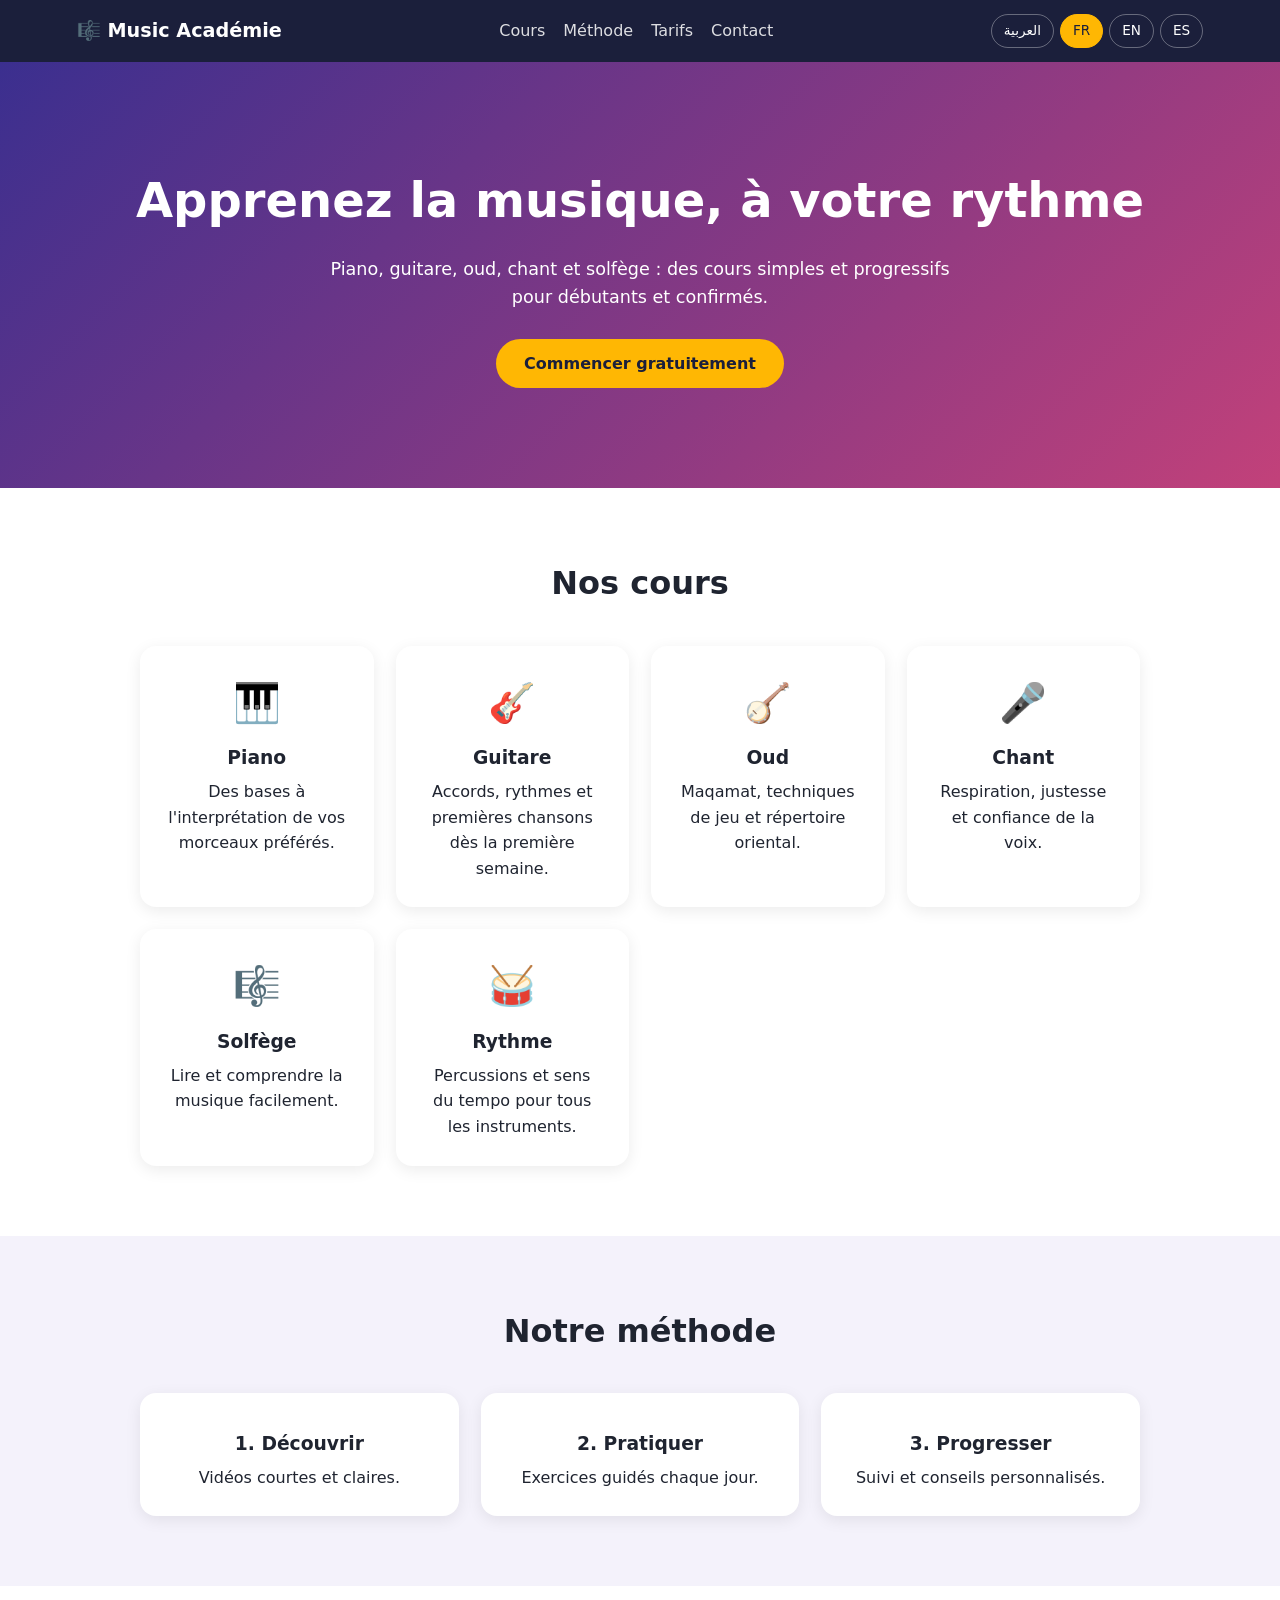
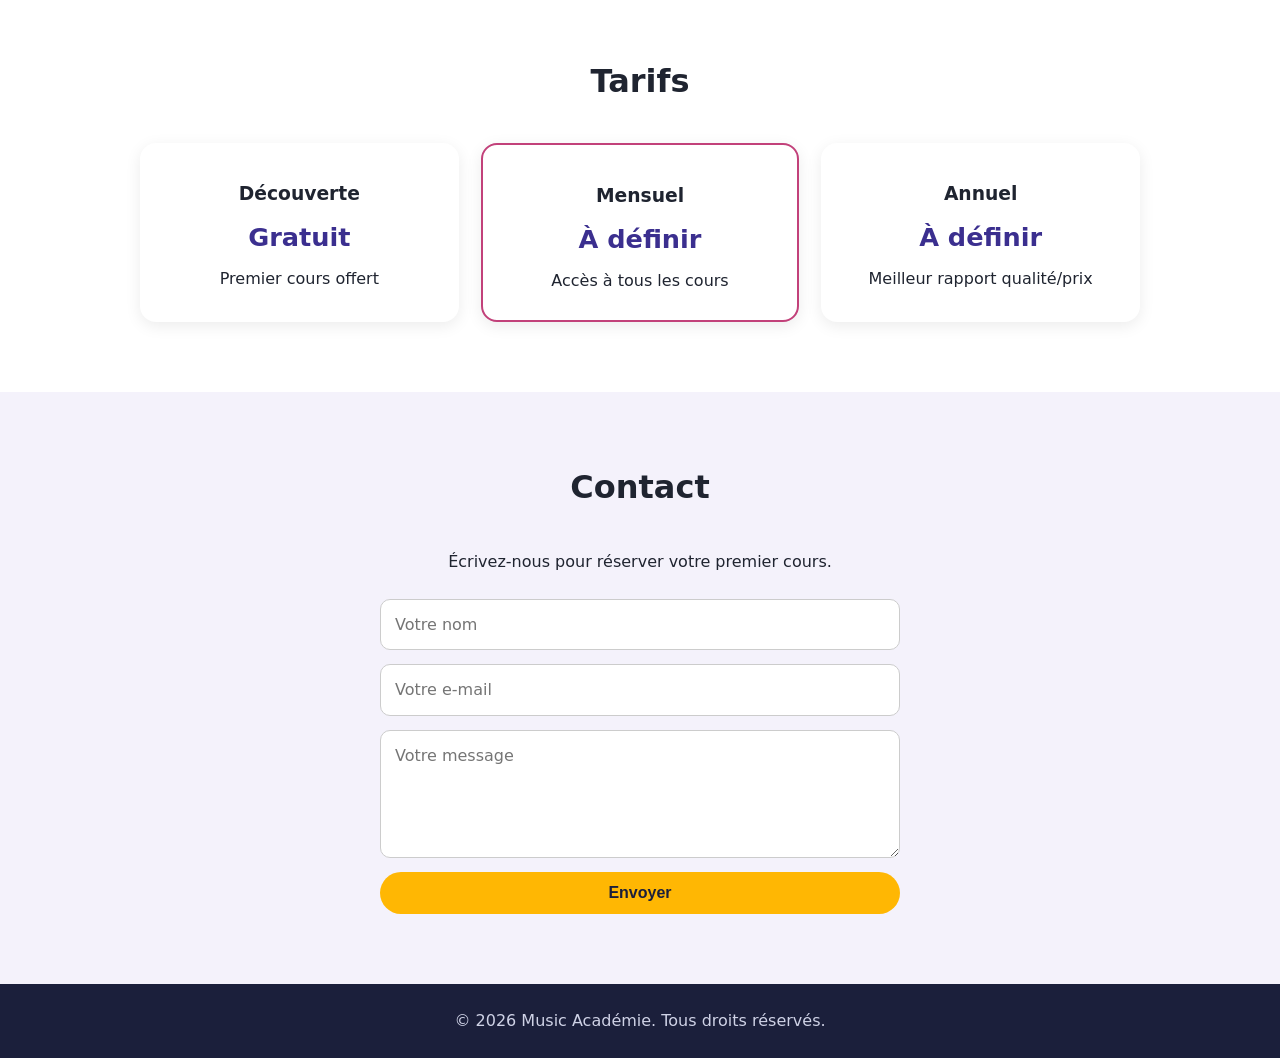
<file: index (1).html>
<!DOCTYPE html>
<html lang="fr" dir="ltr">
<head>
  <meta charset="UTF-8">
  <meta name="viewport" content="width=device-width, initial-scale=1">
  <title>Music Académie</title>
  <meta name="description" content="Music Académie : cours de musique en ligne / دروس الموسيقى عبر الإنترنت / Online music lessons.">
  <link rel="stylesheet" href="style.css">
</head>
<body>
  <header class="header">
    <a href="#accueil" class="logo">🎼 Music Académie</a>
    <nav>
      <a href="#cours" data-i18n="nav_courses"></a>
      <a href="#methode" data-i18n="nav_method"></a>
      <a href="#tarifs" data-i18n="nav_prices"></a>
      <a href="#contact" data-i18n="nav_contact"></a>
    </nav>
    <div class="lang">
      <button data-lang="ar">العربية</button>
      <button data-lang="fr">FR</button>
      <button data-lang="en">EN</button>
      <button data-lang="es">ES</button>
    </div>
  </header>

  <section id="accueil" class="hero">
    <h1 data-i18n="hero_title"></h1>
    <p data-i18n="hero_text"></p>
    <a href="#contact" class="btn" data-i18n="hero_btn"></a>
  </section>

  <section id="cours" class="section">
    <h2 data-i18n="courses_title"></h2>
    <div class="grid">
      <article class="card"><span>🎹</span><h3 data-i18n="c_piano"></h3><p data-i18n="c_piano_d"></p></article>
      <article class="card"><span>🎸</span><h3 data-i18n="c_guitar"></h3><p data-i18n="c_guitar_d"></p></article>
      <article class="card"><span>🪕</span><h3 data-i18n="c_oud"></h3><p data-i18n="c_oud_d"></p></article>
      <article class="card"><span>🎤</span><h3 data-i18n="c_voice"></h3><p data-i18n="c_voice_d"></p></article>
      <article class="card"><span>🎼</span><h3 data-i18n="c_theory"></h3><p data-i18n="c_theory_d"></p></article>
      <article class="card"><span>🥁</span><h3 data-i18n="c_rhythm"></h3><p data-i18n="c_rhythm_d"></p></article>
    </div>
  </section>

  <section id="methode" class="section alt">
    <h2 data-i18n="method_title"></h2>
    <div class="grid">
      <div class="card"><h3 data-i18n="m1"></h3><p data-i18n="m1_d"></p></div>
      <div class="card"><h3 data-i18n="m2"></h3><p data-i18n="m2_d"></p></div>
      <div class="card"><h3 data-i18n="m3"></h3><p data-i18n="m3_d"></p></div>
    </div>
  </section>

  <section id="tarifs" class="section">
    <h2 data-i18n="prices_title"></h2>
    <div class="grid">
      <div class="card price"><h3 data-i18n="p1"></h3><p class="amount" data-i18n="free"></p><p data-i18n="p1_d"></p></div>
      <div class="card price featured"><h3 data-i18n="p2"></h3><p class="amount" data-i18n="tbd"></p><p data-i18n="p2_d"></p></div>
      <div class="card price"><h3 data-i18n="p3"></h3><p class="amount" data-i18n="tbd"></p><p data-i18n="p3_d"></p></div>
    </div>
  </section>

  <section id="contact" class="section alt">
    <h2 data-i18n="contact_title"></h2>
    <p class="center" data-i18n="contact_text"></p>
    <form class="form" id="contactForm">
      <input type="text" data-i18n-ph="f_name" required>
      <input type="email" data-i18n-ph="f_email" required>
      <textarea rows="4" data-i18n-ph="f_msg" required></textarea>
      <button class="btn" type="submit" data-i18n="f_send"></button>
    </form>
  </section>

  <footer class="footer" data-i18n="footer"></footer>

  <script>
    var T = {
      fr: {
        nav_courses:"Cours", nav_method:"Méthode", nav_prices:"Tarifs", nav_contact:"Contact",
        hero_title:"Apprenez la musique, à votre rythme",
        hero_text:"Piano, guitare, oud, chant et solfège : des cours simples et progressifs pour débutants et confirmés.",
        hero_btn:"Commencer gratuitement",
        courses_title:"Nos cours",
        c_piano:"Piano", c_piano_d:"Des bases à l'interprétation de vos morceaux préférés.",
        c_guitar:"Guitare", c_guitar_d:"Accords, rythmes et premières chansons dès la première semaine.",
        c_oud:"Oud", c_oud_d:"Maqamat, techniques de jeu et répertoire oriental.",
        c_voice:"Chant", c_voice_d:"Respiration, justesse et confiance de la voix.",
        c_theory:"Solfège", c_theory_d:"Lire et comprendre la musique facilement.",
        c_rhythm:"Rythme", c_rhythm_d:"Percussions et sens du tempo pour tous les instruments.",
        method_title:"Notre méthode",
        m1:"1. Découvrir", m1_d:"Vidéos courtes et claires.",
        m2:"2. Pratiquer", m2_d:"Exercices guidés chaque jour.",
        m3:"3. Progresser", m3_d:"Suivi et conseils personnalisés.",
        prices_title:"Tarifs",
        p1:"Découverte", p1_d:"Premier cours offert",
        p2:"Mensuel", p2_d:"Accès à tous les cours",
        p3:"Annuel", p3_d:"Meilleur rapport qualité/prix",
        free:"Gratuit", tbd:"À définir",
        contact_title:"Contact", contact_text:"Écrivez-nous pour réserver votre premier cours.",
        f_name:"Votre nom", f_email:"Votre e-mail", f_msg:"Votre message", f_send:"Envoyer",
        thanks:"Merci ! Nous vous répondrons bientôt.",
        footer:"© 2026 Music Académie. Tous droits réservés."
      },
      en: {
        nav_courses:"Courses", nav_method:"Method", nav_prices:"Pricing", nav_contact:"Contact",
        hero_title:"Learn music at your own pace",
        hero_text:"Piano, guitar, oud, singing and music theory: simple, step-by-step lessons for beginners and advanced learners.",
        hero_btn:"Start for free",
        courses_title:"Our courses",
        c_piano:"Piano", c_piano_d:"From the basics to playing your favorite pieces.",
        c_guitar:"Guitar", c_guitar_d:"Chords, rhythms and your first songs in the first week.",
        c_oud:"Oud", c_oud_d:"Maqamat, playing techniques and Eastern repertoire.",
        c_voice:"Singing", c_voice_d:"Breathing, pitch and vocal confidence.",
        c_theory:"Music theory", c_theory_d:"Read and understand music with ease.",
        c_rhythm:"Rhythm", c_rhythm_d:"Percussion and a sense of tempo for every instrument.",
        method_title:"Our method",
        m1:"1. Discover", m1_d:"Short, clear videos.",
        m2:"2. Practice", m2_d:"Guided exercises every day.",
        m3:"3. Progress", m3_d:"Follow-up and personalized advice.",
        prices_title:"Pricing",
        p1:"Discovery", p1_d:"First lesson free",
        p2:"Monthly", p2_d:"Access to all courses",
        p3:"Yearly", p3_d:"Best value for money",
        free:"Free", tbd:"To be defined",
        contact_title:"Contact", contact_text:"Write to us to book your first lesson.",
        f_name:"Your name", f_email:"Your email", f_msg:"Your message", f_send:"Send",
        thanks:"Thank you! We will reply soon.",
        footer:"© 2026 Music Académie. All rights reserved."
      },
      es: {
        nav_courses:"Cursos", nav_method:"Método", nav_prices:"Precios", nav_contact:"Contacto",
        hero_title:"Aprende música a tu propio ritmo",
        hero_text:"Piano, guitarra, oud, canto y solfeo: clases sencillas y progresivas para principiantes y avanzados.",
        hero_btn:"Empieza gratis",
        courses_title:"Nuestros cursos",
        c_piano:"Piano", c_piano_d:"De los fundamentos a tocar tus piezas favoritas.",
        c_guitar:"Guitarra", c_guitar_d:"Acordes, ritmos y tus primeras canciones desde la primera semana.",
        c_oud:"Oud", c_oud_d:"Maqamat, técnicas de interpretación y repertorio oriental.",
        c_voice:"Canto", c_voice_d:"Respiración, afinación y confianza en la voz.",
        c_theory:"Solfeo", c_theory_d:"Lee y comprende la música con facilidad.",
        c_rhythm:"Ritmo", c_rhythm_d:"Percusión y sentido del tempo para todos los instrumentos.",
        method_title:"Nuestro método",
        m1:"1. Descubrir", m1_d:"Vídeos cortos y claros.",
        m2:"2. Practicar", m2_d:"Ejercicios guiados cada día.",
        m3:"3. Progresar", m3_d:"Seguimiento y consejos personalizados.",
        prices_title:"Precios",
        p1:"Descubrimiento", p1_d:"Primera clase gratis",
        p2:"Mensual", p2_d:"Acceso a todos los cursos",
        p3:"Anual", p3_d:"La mejor relación calidad-precio",
        free:"Gratis", tbd:"Por definir",
        contact_title:"Contacto", contact_text:"Escríbenos para reservar tu primera clase.",
        f_name:"Tu nombre", f_email:"Tu correo electrónico", f_msg:"Tu mensaje", f_send:"Enviar",
        thanks:"¡Gracias! Te responderemos pronto.",
        footer:"© 2026 Music Académie. Todos los derechos reservados."
      },
      ar: {
        nav_courses:"الدورات", nav_method:"طريقتنا", nav_prices:"الأسعار", nav_contact:"اتصل بنا",
        hero_title:"تعلّم الموسيقى بوتيرتك الخاصة",
        hero_text:"بيانو وغيتار وعود وغناء وسولفيج: دروس بسيطة ومتدرجة للمبتدئين والمتقدمين.",
        hero_btn:"ابدأ مجاناً",
        courses_title:"دوراتنا",
        c_piano:"البيانو", c_piano_d:"من الأساسيات إلى عزف مقطوعاتك المفضلة.",
        c_guitar:"الغيتار", c_guitar_d:"أكوردات وإيقاعات وأغانيك الأولى منذ الأسبوع الأول.",
        c_oud:"العود", c_oud_d:"المقامات وتقنيات العزف والريبرتوار الشرقي.",
        c_voice:"الغناء", c_voice_d:"التنفس وضبط الطبقة والثقة بالصوت.",
        c_theory:"السولفيج", c_theory_d:"اقرأ الموسيقى وافهمها بسهولة.",
        c_rhythm:"الإيقاع", c_rhythm_d:"الإيقاعات وحس الوتيرة لكل الآلات.",
        method_title:"طريقتنا",
        m1:"1. اكتشف", m1_d:"فيديوهات قصيرة وواضحة.",
        m2:"2. تدرّب", m2_d:"تمارين موجّهة كل يوم.",
        m3:"3. تقدّم", m3_d:"متابعة ونصائح مخصصة.",
        prices_title:"الأسعار",
        p1:"تجريبي", p1_d:"الدرس الأول مجاني",
        p2:"شهري", p2_d:"الوصول إلى جميع الدورات",
        p3:"سنوي", p3_d:"أفضل قيمة مقابل السعر",
        free:"مجاني", tbd:"سيُحدَّد لاحقاً",
        contact_title:"اتصل بنا", contact_text:"راسلنا لحجز درسك الأول.",
        f_name:"اسمك", f_email:"بريدك الإلكتروني", f_msg:"رسالتك", f_send:"إرسال",
        thanks:"شكراً لك! سنرد عليك قريباً.",
        footer:"© 2026 Music Académie. جميع الحقوق محفوظة."
      }
    };

    function setLang(l) {
      var d = T[l];
      document.documentElement.lang = l;
      document.documentElement.dir = (l === "ar") ? "rtl" : "ltr";
      document.querySelectorAll("[data-i18n]").forEach(function (el) {
        el.textContent = d[el.getAttribute("data-i18n")];
      });
      document.querySelectorAll("[data-i18n-ph]").forEach(function (el) {
        el.placeholder = d[el.getAttribute("data-i18n-ph")];
      });
      document.querySelectorAll(".lang button").forEach(function (b) {
        b.classList.toggle("active", b.getAttribute("data-lang") === l);
      });
      try { localStorage.setItem("lang", l); } catch (e) {}
    }

    document.querySelectorAll(".lang button").forEach(function (b) {
      b.addEventListener("click", function () { setLang(b.getAttribute("data-lang")); });
    });

    document.getElementById("contactForm").addEventListener("submit", function (e) {
      e.preventDefault();
      alert(T[document.documentElement.lang].thanks);
      this.reset();
    });

    var saved = "fr";
    try { saved = localStorage.getItem("lang") || "fr"; } catch (e) {}
    setLang(T[saved] ? saved : "fr");
  </script>
</body>
</html>
</file>
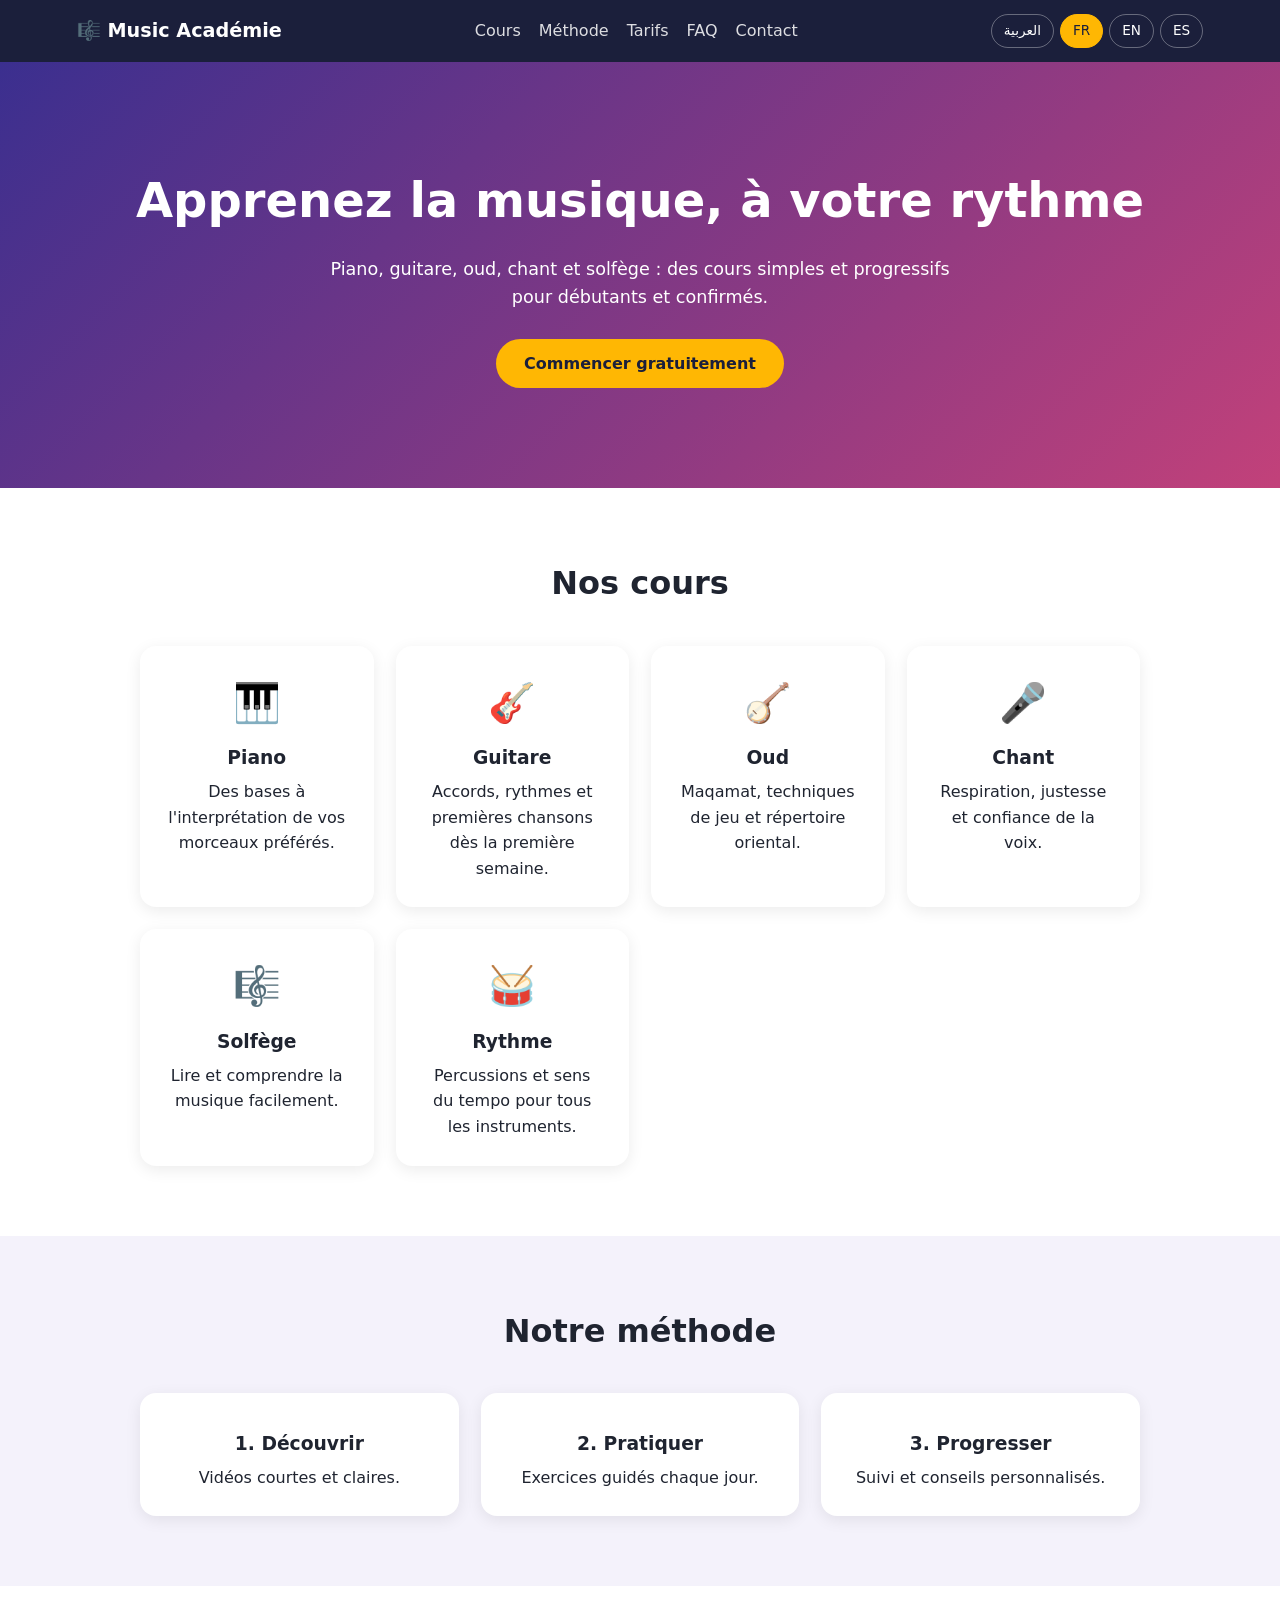
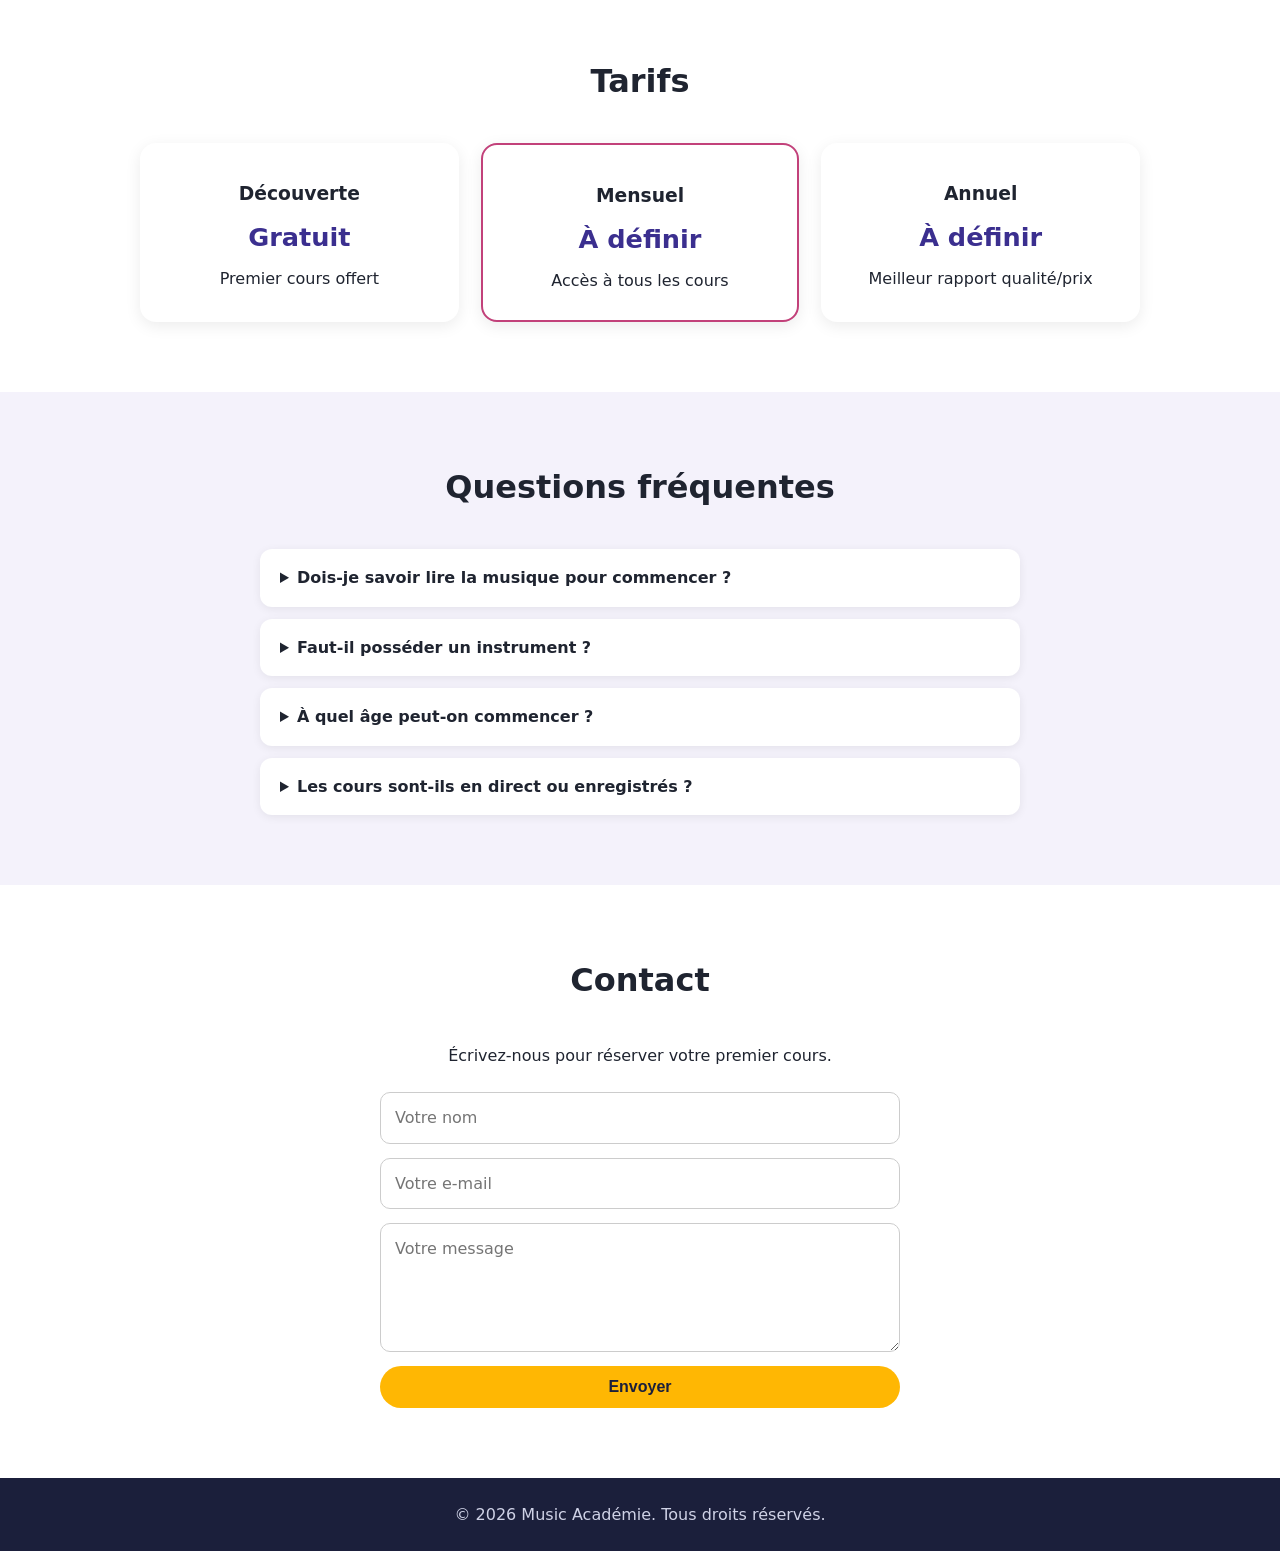
<file: index (2).html>
<!DOCTYPE html>
<html lang="fr" dir="ltr">
<head>
  <meta charset="UTF-8">
  <meta name="viewport" content="width=device-width, initial-scale=1">
  <title>Music Académie</title>
  <meta name="description" content="Music Académie : cours de musique en ligne / دروس الموسيقى عبر الإنترنت / Online music lessons.">
  <link rel="icon" href="data:image/svg+xml,%3Csvg xmlns='http://www.w3.org/2000/svg' viewBox='0 0 100 100'%3E%3Crect width='100' height='100' rx='22' fill='%233b2f8f'/%3E%3Ctext x='50' y='70' font-size='64' text-anchor='middle'%3E%F0%9F%8E%BC%3C/text%3E%3C/svg%3E">
  <meta name="theme-color" content="#1b1f3b">
  <link rel="stylesheet" href="style.css">
</head>
<body>
  <header class="header">
    <a href="#accueil" class="logo">🎼 Music Académie</a>
    <nav>
      <a href="#cours" data-i18n="nav_courses"></a>
      <a href="#methode" data-i18n="nav_method"></a>
      <a href="#tarifs" data-i18n="nav_prices"></a>
      <a href="#faq" data-i18n="nav_faq"></a>
      <a href="#contact" data-i18n="nav_contact"></a>
    </nav>
    <div class="lang">
      <button data-lang="ar">العربية</button>
      <button data-lang="fr">FR</button>
      <button data-lang="en">EN</button>
      <button data-lang="es">ES</button>
    </div>
  </header>

  <section id="accueil" class="hero">
    <h1 data-i18n="hero_title"></h1>
    <p data-i18n="hero_text"></p>
    <a href="#contact" class="btn" data-i18n="hero_btn"></a>
  </section>

  <section id="cours" class="section">
    <h2 data-i18n="courses_title"></h2>
    <div class="grid">
      <article class="card"><span>🎹</span><h3 data-i18n="c_piano"></h3><p data-i18n="c_piano_d"></p></article>
      <article class="card"><span>🎸</span><h3 data-i18n="c_guitar"></h3><p data-i18n="c_guitar_d"></p></article>
      <article class="card"><span>🪕</span><h3 data-i18n="c_oud"></h3><p data-i18n="c_oud_d"></p></article>
      <article class="card"><span>🎤</span><h3 data-i18n="c_voice"></h3><p data-i18n="c_voice_d"></p></article>
      <article class="card"><span>🎼</span><h3 data-i18n="c_theory"></h3><p data-i18n="c_theory_d"></p></article>
      <article class="card"><span>🥁</span><h3 data-i18n="c_rhythm"></h3><p data-i18n="c_rhythm_d"></p></article>
    </div>
  </section>

  <section id="methode" class="section alt">
    <h2 data-i18n="method_title"></h2>
    <div class="grid">
      <div class="card"><h3 data-i18n="m1"></h3><p data-i18n="m1_d"></p></div>
      <div class="card"><h3 data-i18n="m2"></h3><p data-i18n="m2_d"></p></div>
      <div class="card"><h3 data-i18n="m3"></h3><p data-i18n="m3_d"></p></div>
    </div>
  </section>

  <section id="tarifs" class="section">
    <h2 data-i18n="prices_title"></h2>
    <div class="grid">
      <div class="card price"><h3 data-i18n="p1"></h3><p class="amount" data-i18n="free"></p><p data-i18n="p1_d"></p></div>
      <div class="card price featured"><h3 data-i18n="p2"></h3><p class="amount" data-i18n="tbd"></p><p data-i18n="p2_d"></p></div>
      <div class="card price"><h3 data-i18n="p3"></h3><p class="amount" data-i18n="tbd"></p><p data-i18n="p3_d"></p></div>
    </div>
  </section>

  <section id="faq" class="section alt">
    <h2 data-i18n="faq_title"></h2>
    <div class="faq">
      <details><summary data-i18n="q1"></summary><p data-i18n="a1"></p></details>
      <details><summary data-i18n="q2"></summary><p data-i18n="a2"></p></details>
      <details><summary data-i18n="q3"></summary><p data-i18n="a3"></p></details>
      <details><summary data-i18n="q4"></summary><p data-i18n="a4"></p></details>
    </div>
  </section>

  <section id="contact" class="section">
    <h2 data-i18n="contact_title"></h2>
    <p class="center" data-i18n="contact_text"></p>
    <form class="form" id="contactForm">
      <input type="text" data-i18n-ph="f_name" required>
      <input type="email" data-i18n-ph="f_email" required>
      <textarea rows="4" data-i18n-ph="f_msg" required></textarea>
      <button class="btn" type="submit" data-i18n="f_send"></button>
    </form>
  </section>

  <footer class="footer" data-i18n="footer"></footer>

  <script>
    var T = {
      fr: {
        nav_courses:"Cours", nav_method:"Méthode", nav_prices:"Tarifs", nav_contact:"Contact",
        hero_title:"Apprenez la musique, à votre rythme",
        hero_text:"Piano, guitare, oud, chant et solfège : des cours simples et progressifs pour débutants et confirmés.",
        hero_btn:"Commencer gratuitement",
        courses_title:"Nos cours",
        c_piano:"Piano", c_piano_d:"Des bases à l'interprétation de vos morceaux préférés.",
        c_guitar:"Guitare", c_guitar_d:"Accords, rythmes et premières chansons dès la première semaine.",
        c_oud:"Oud", c_oud_d:"Maqamat, techniques de jeu et répertoire oriental.",
        c_voice:"Chant", c_voice_d:"Respiration, justesse et confiance de la voix.",
        c_theory:"Solfège", c_theory_d:"Lire et comprendre la musique facilement.",
        c_rhythm:"Rythme", c_rhythm_d:"Percussions et sens du tempo pour tous les instruments.",
        method_title:"Notre méthode",
        m1:"1. Découvrir", m1_d:"Vidéos courtes et claires.",
        m2:"2. Pratiquer", m2_d:"Exercices guidés chaque jour.",
        m3:"3. Progresser", m3_d:"Suivi et conseils personnalisés.",
        prices_title:"Tarifs",
        p1:"Découverte", p1_d:"Premier cours offert",
        p2:"Mensuel", p2_d:"Accès à tous les cours",
        p3:"Annuel", p3_d:"Meilleur rapport qualité/prix",
        free:"Gratuit", tbd:"À définir",
        contact_title:"Contact", contact_text:"Écrivez-nous pour réserver votre premier cours.",
        f_name:"Votre nom", f_email:"Votre e-mail", f_msg:"Votre message", f_send:"Envoyer",
        thanks:"Merci ! Nous vous répondrons bientôt.",
        nav_faq:"FAQ", faq_title:"Questions fréquentes",
        q1:"Dois-je savoir lire la musique pour commencer ?", a1:"Non. Nous partons de zéro et vous apprenons le solfège pas à pas.",
        q2:"Faut-il posséder un instrument ?", a2:"Idéalement oui, mais vous pouvez débuter avec un clavier virtuel ou un instrument prêté.",
        q3:"À quel âge peut-on commencer ?", a3:"Dès 6 ans, avec des cours adaptés aux enfants, jusqu'aux adultes de tous âges.",
        q4:"Les cours sont-ils en direct ou enregistrés ?", a4:"Les deux : vidéos à suivre quand vous voulez et séances en direct avec un professeur.",
        footer:"© 2026 Music Académie. Tous droits réservés."
      },
      en: {
        nav_courses:"Courses", nav_method:"Method", nav_prices:"Pricing", nav_contact:"Contact",
        hero_title:"Learn music at your own pace",
        hero_text:"Piano, guitar, oud, singing and music theory: simple, step-by-step lessons for beginners and advanced learners.",
        hero_btn:"Start for free",
        courses_title:"Our courses",
        c_piano:"Piano", c_piano_d:"From the basics to playing your favorite pieces.",
        c_guitar:"Guitar", c_guitar_d:"Chords, rhythms and your first songs in the first week.",
        c_oud:"Oud", c_oud_d:"Maqamat, playing techniques and Eastern repertoire.",
        c_voice:"Singing", c_voice_d:"Breathing, pitch and vocal confidence.",
        c_theory:"Music theory", c_theory_d:"Read and understand music with ease.",
        c_rhythm:"Rhythm", c_rhythm_d:"Percussion and a sense of tempo for every instrument.",
        method_title:"Our method",
        m1:"1. Discover", m1_d:"Short, clear videos.",
        m2:"2. Practice", m2_d:"Guided exercises every day.",
        m3:"3. Progress", m3_d:"Follow-up and personalized advice.",
        prices_title:"Pricing",
        p1:"Discovery", p1_d:"First lesson free",
        p2:"Monthly", p2_d:"Access to all courses",
        p3:"Yearly", p3_d:"Best value for money",
        free:"Free", tbd:"To be defined",
        contact_title:"Contact", contact_text:"Write to us to book your first lesson.",
        f_name:"Your name", f_email:"Your email", f_msg:"Your message", f_send:"Send",
        thanks:"Thank you! We will reply soon.",
        nav_faq:"FAQ", faq_title:"Frequently asked questions",
        q1:"Do I need to read music to start?", a1:"No. We start from zero and teach you music theory step by step.",
        q2:"Do I need to own an instrument?", a2:"Ideally yes, but you can begin with a virtual keyboard or a borrowed instrument.",
        q3:"What age can I start?", a3:"From age 6, with lessons adapted for children, up to adults of all ages.",
        q4:"Are lessons live or recorded?", a4:"Both: videos to watch whenever you like and live sessions with a teacher.",
        footer:"© 2026 Music Académie. All rights reserved."
      },
      es: {
        nav_courses:"Cursos", nav_method:"Método", nav_prices:"Precios", nav_contact:"Contacto",
        hero_title:"Aprende música a tu propio ritmo",
        hero_text:"Piano, guitarra, oud, canto y solfeo: clases sencillas y progresivas para principiantes y avanzados.",
        hero_btn:"Empieza gratis",
        courses_title:"Nuestros cursos",
        c_piano:"Piano", c_piano_d:"De los fundamentos a tocar tus piezas favoritas.",
        c_guitar:"Guitarra", c_guitar_d:"Acordes, ritmos y tus primeras canciones desde la primera semana.",
        c_oud:"Oud", c_oud_d:"Maqamat, técnicas de interpretación y repertorio oriental.",
        c_voice:"Canto", c_voice_d:"Respiración, afinación y confianza en la voz.",
        c_theory:"Solfeo", c_theory_d:"Lee y comprende la música con facilidad.",
        c_rhythm:"Ritmo", c_rhythm_d:"Percusión y sentido del tempo para todos los instrumentos.",
        method_title:"Nuestro método",
        m1:"1. Descubrir", m1_d:"Vídeos cortos y claros.",
        m2:"2. Practicar", m2_d:"Ejercicios guiados cada día.",
        m3:"3. Progresar", m3_d:"Seguimiento y consejos personalizados.",
        prices_title:"Precios",
        p1:"Descubrimiento", p1_d:"Primera clase gratis",
        p2:"Mensual", p2_d:"Acceso a todos los cursos",
        p3:"Anual", p3_d:"La mejor relación calidad-precio",
        free:"Gratis", tbd:"Por definir",
        contact_title:"Contacto", contact_text:"Escríbenos para reservar tu primera clase.",
        f_name:"Tu nombre", f_email:"Tu correo electrónico", f_msg:"Tu mensaje", f_send:"Enviar",
        thanks:"¡Gracias! Te responderemos pronto.",
        nav_faq:"FAQ", faq_title:"Preguntas frecuentes",
        q1:"¿Necesito saber leer música para empezar?", a1:"No. Empezamos desde cero y te enseñamos el solfeo paso a paso.",
        q2:"¿Necesito tener un instrumento?", a2:"Lo ideal es que sí, pero puedes empezar con un teclado virtual o un instrumento prestado.",
        q3:"¿A qué edad se puede empezar?", a3:"Desde los 6 años, con clases adaptadas a niños, hasta adultos de todas las edades.",
        q4:"¿Las clases son en directo o grabadas?", a4:"Ambas: vídeos para ver cuando quieras y sesiones en directo con un profesor.",
        footer:"© 2026 Music Académie. Todos los derechos reservados."
      },
      ar: {
        nav_courses:"الدورات", nav_method:"طريقتنا", nav_prices:"الأسعار", nav_contact:"اتصل بنا",
        hero_title:"تعلّم الموسيقى بوتيرتك الخاصة",
        hero_text:"بيانو وغيتار وعود وغناء وسولفيج: دروس بسيطة ومتدرجة للمبتدئين والمتقدمين.",
        hero_btn:"ابدأ مجاناً",
        courses_title:"دوراتنا",
        c_piano:"البيانو", c_piano_d:"من الأساسيات إلى عزف مقطوعاتك المفضلة.",
        c_guitar:"الغيتار", c_guitar_d:"أكوردات وإيقاعات وأغانيك الأولى منذ الأسبوع الأول.",
        c_oud:"العود", c_oud_d:"المقامات وتقنيات العزف والريبرتوار الشرقي.",
        c_voice:"الغناء", c_voice_d:"التنفس وضبط الطبقة والثقة بالصوت.",
        c_theory:"السولفيج", c_theory_d:"اقرأ الموسيقى وافهمها بسهولة.",
        c_rhythm:"الإيقاع", c_rhythm_d:"الإيقاعات وحس الوتيرة لكل الآلات.",
        method_title:"طريقتنا",
        m1:"1. اكتشف", m1_d:"فيديوهات قصيرة وواضحة.",
        m2:"2. تدرّب", m2_d:"تمارين موجّهة كل يوم.",
        m3:"3. تقدّم", m3_d:"متابعة ونصائح مخصصة.",
        prices_title:"الأسعار",
        p1:"تجريبي", p1_d:"الدرس الأول مجاني",
        p2:"شهري", p2_d:"الوصول إلى جميع الدورات",
        p3:"سنوي", p3_d:"أفضل قيمة مقابل السعر",
        free:"مجاني", tbd:"سيُحدَّد لاحقاً",
        contact_title:"اتصل بنا", contact_text:"راسلنا لحجز درسك الأول.",
        f_name:"اسمك", f_email:"بريدك الإلكتروني", f_msg:"رسالتك", f_send:"إرسال",
        thanks:"شكراً لك! سنرد عليك قريباً.",
        nav_faq:"الأسئلة الشائعة", faq_title:"الأسئلة الشائعة",
        q1:"هل يجب أن أعرف قراءة النوتة قبل البدء؟", a1:"لا. نبدأ من الصفر ونعلّمك السولفيج خطوة بخطوة.",
        q2:"هل يجب أن أملك آلة موسيقية؟", a2:"الأفضل ذلك، لكن يمكنك البدء بلوحة مفاتيح افتراضية أو آلة مستعارة.",
        q3:"من أي عمر يمكن البدء؟", a3:"من سن 6 سنوات بدروس مناسبة للأطفال، وحتى الكبار من كل الأعمار.",
        q4:"هل الدروس مباشرة أم مسجلة؟", a4:"الاثنان: فيديوهات تشاهدها متى شئت وحصص مباشرة مع أستاذ.",
        footer:"© 2026 Music Académie. جميع الحقوق محفوظة."
      }
    };

    function setLang(l) {
      var d = T[l];
      document.documentElement.lang = l;
      document.documentElement.dir = (l === "ar") ? "rtl" : "ltr";
      document.querySelectorAll("[data-i18n]").forEach(function (el) {
        el.textContent = d[el.getAttribute("data-i18n")];
      });
      document.querySelectorAll("[data-i18n-ph]").forEach(function (el) {
        el.placeholder = d[el.getAttribute("data-i18n-ph")];
      });
      document.querySelectorAll(".lang button").forEach(function (b) {
        b.classList.toggle("active", b.getAttribute("data-lang") === l);
      });
      try { localStorage.setItem("lang", l); } catch (e) {}
    }

    document.querySelectorAll(".lang button").forEach(function (b) {
      b.addEventListener("click", function () { setLang(b.getAttribute("data-lang")); });
    });

    document.getElementById("contactForm").addEventListener("submit", function (e) {
      e.preventDefault();
      alert(T[document.documentElement.lang].thanks);
      this.reset();
    });

    var saved = "fr";
    try { saved = localStorage.getItem("lang") || "fr"; } catch (e) {}
    setLang(T[saved] ? saved : "fr");
  </script>
</body>
</html>
</file>
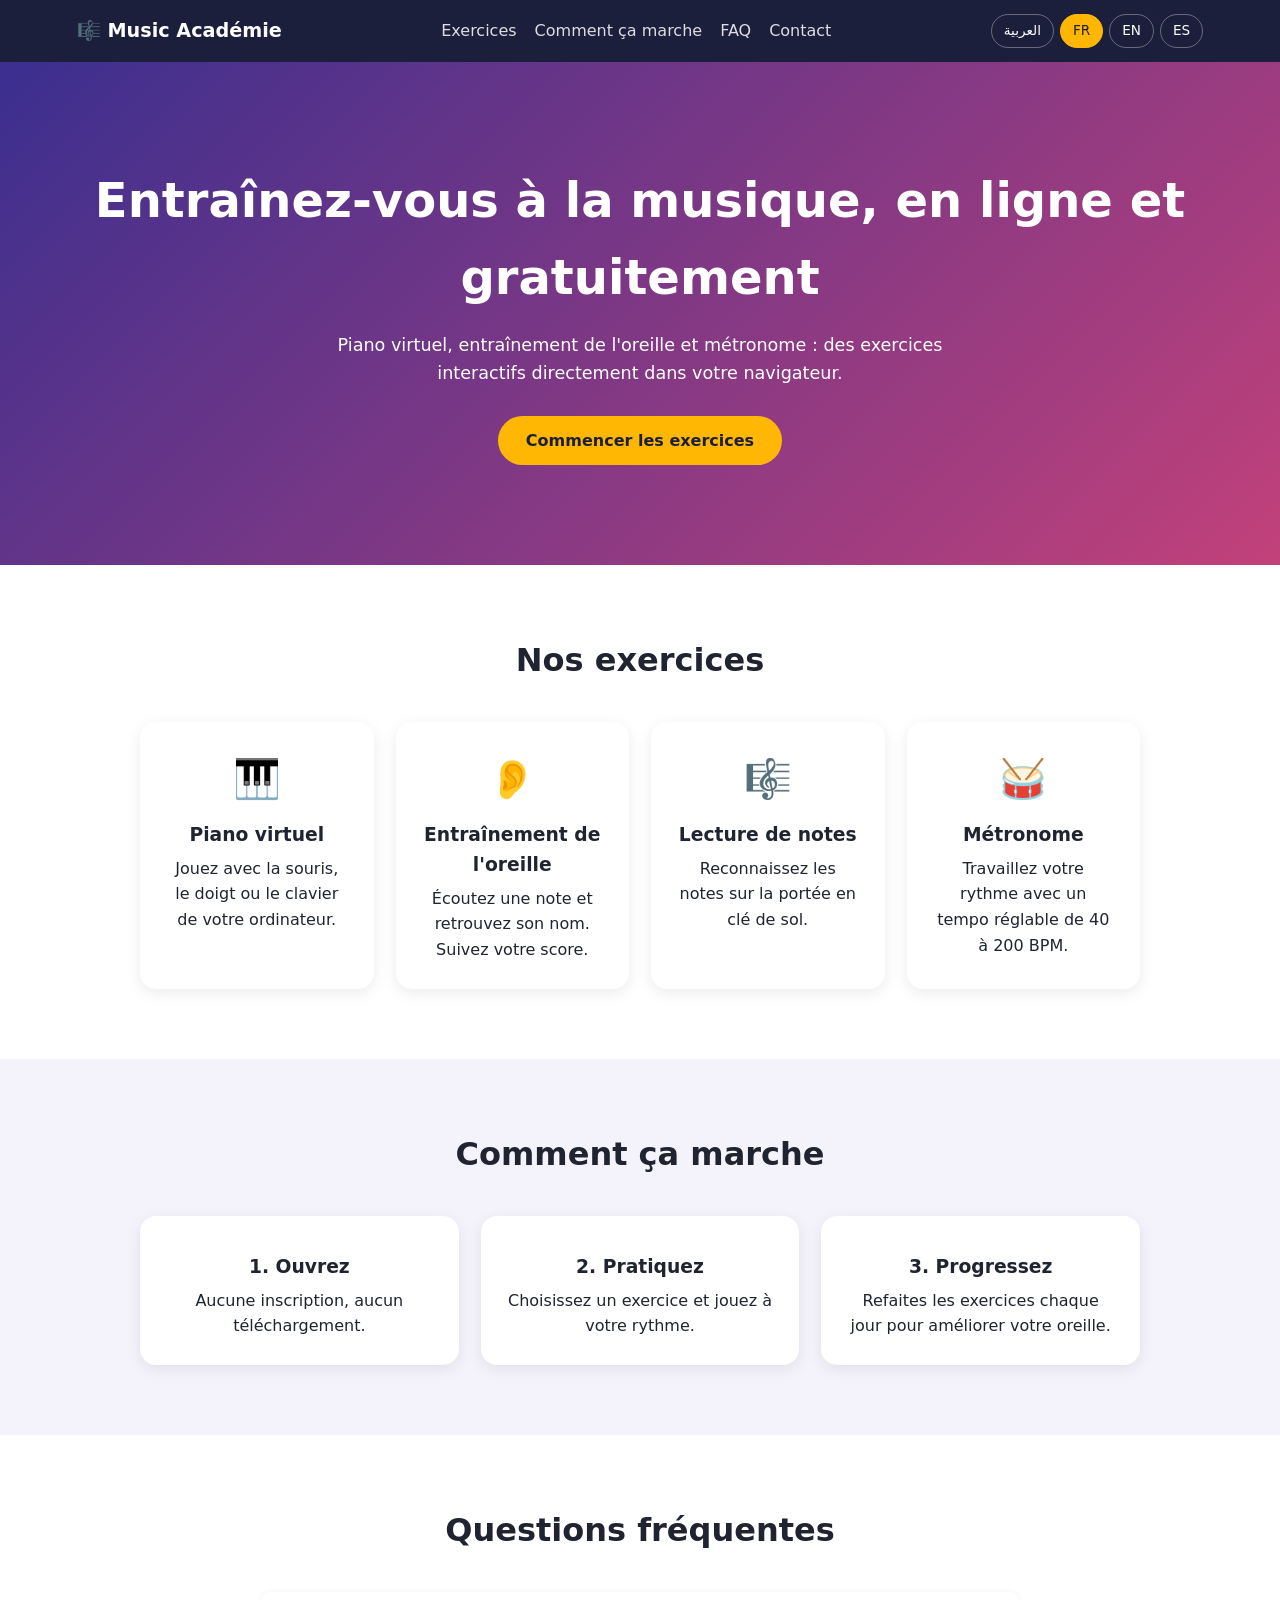
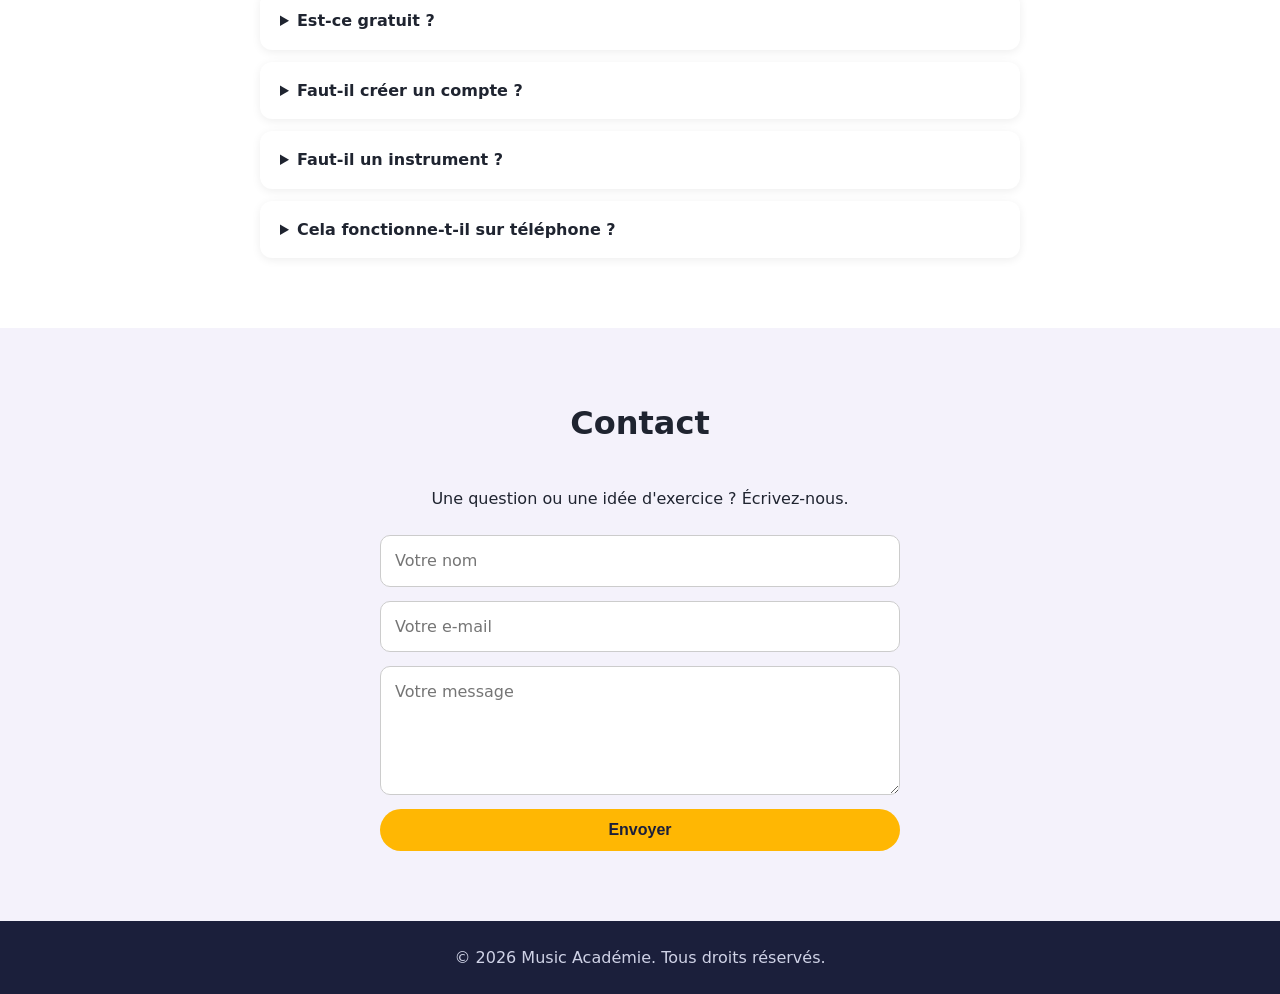
<file: index (3).html>
<!DOCTYPE html>
<html lang="fr" dir="ltr">
<head>
  <meta charset="UTF-8">
  <meta name="viewport" content="width=device-width, initial-scale=1">
  <title>Music Académie – Exercices musicaux interactifs</title>
  <meta name="description" content="Music Académie : exercices musicaux interactifs gratuits / تمارين موسيقية تفاعلية مجانية / Free interactive music exercises.">
  <link rel="icon" href="data:image/svg+xml,%3Csvg xmlns='http://www.w3.org/2000/svg' viewBox='0 0 100 100'%3E%3Crect width='100' height='100' rx='22' fill='%233b2f8f'/%3E%3Ctext x='50' y='70' font-size='64' text-anchor='middle'%3E%F0%9F%8E%BC%3C/text%3E%3C/svg%3E">
  <meta name="theme-color" content="#1b1f3b">
  <link rel="stylesheet" href="style.css">
</head>
<body>
  <header class="header">
    <a href="#accueil" class="logo">🎼 Music Académie</a>
    <nav>
      <a href="#exercices" data-i18n="nav_ex"></a>
      <a href="#how" data-i18n="nav_how"></a>
      <a href="#faq" data-i18n="nav_faq"></a>
      <a href="#contact" data-i18n="nav_contact"></a>
    </nav>
    <div class="lang">
      <button data-lang="ar">العربية</button>
      <button data-lang="fr">FR</button>
      <button data-lang="en">EN</button>
      <button data-lang="es">ES</button>
    </div>
  </header>

  <section id="accueil" class="hero">
    <h1 data-i18n="hero_title"></h1>
    <p data-i18n="hero_text"></p>
    <a href="exercices.html" class="btn" data-i18n="hero_btn"></a>
  </section>

  <section id="exercices" class="section">
    <h2 data-i18n="ex_title"></h2>
    <div class="grid">
      <a class="card" href="exercices.html"><span>🎹</span><h3 data-i18n="e1"></h3><p data-i18n="e1_d"></p></a>
      <a class="card" href="exercices.html"><span>👂</span><h3 data-i18n="e2"></h3><p data-i18n="e2_d"></p></a>
      <a class="card" href="exercices.html"><span>🎼</span><h3 data-i18n="e4"></h3><p data-i18n="e4_d"></p></a>
      <a class="card" href="exercices.html"><span>🥁</span><h3 data-i18n="e3"></h3><p data-i18n="e3_d"></p></a>
    </div>
  </section>

  <section id="how" class="section alt">
    <h2 data-i18n="how_title"></h2>
    <div class="grid">
      <div class="card"><h3 data-i18n="h1"></h3><p data-i18n="h1_d"></p></div>
      <div class="card"><h3 data-i18n="h2"></h3><p data-i18n="h2_d"></p></div>
      <div class="card"><h3 data-i18n="h3"></h3><p data-i18n="h3_d"></p></div>
    </div>
  </section>

  <section id="faq" class="section">
    <h2 data-i18n="faq_title"></h2>
    <div class="faq">
      <details><summary data-i18n="q1"></summary><p data-i18n="a1"></p></details>
      <details><summary data-i18n="q2"></summary><p data-i18n="a2"></p></details>
      <details><summary data-i18n="q3"></summary><p data-i18n="a3"></p></details>
      <details><summary data-i18n="q4"></summary><p data-i18n="a4"></p></details>
    </div>
  </section>

  <section id="contact" class="section alt">
    <h2 data-i18n="contact_title"></h2>
    <p class="center" data-i18n="contact_text"></p>
    <form class="form" id="contactForm">
      <input type="text" data-i18n-ph="f_name" required>
      <input type="email" data-i18n-ph="f_email" required>
      <textarea rows="4" data-i18n-ph="f_msg" required></textarea>
      <button class="btn" type="submit" data-i18n="f_send"></button>
    </form>
  </section>

  <footer class="footer" data-i18n="footer"></footer>

  <script>
    var T = {
      fr: {
        nav_ex:"Exercices", nav_how:"Comment ça marche", nav_faq:"FAQ", nav_contact:"Contact",
        hero_title:"Entraînez-vous à la musique, en ligne et gratuitement",
        hero_text:"Piano virtuel, entraînement de l'oreille et métronome : des exercices interactifs directement dans votre navigateur.",
        hero_btn:"Commencer les exercices",
        ex_title:"Nos exercices",
        e1:"Piano virtuel", e1_d:"Jouez avec la souris, le doigt ou le clavier de votre ordinateur.",
        e2:"Entraînement de l'oreille", e2_d:"Écoutez une note et retrouvez son nom. Suivez votre score.",
        e4:"Lecture de notes", e4_d:"Reconnaissez les notes sur la portée en clé de sol.",
        e3:"Métronome", e3_d:"Travaillez votre rythme avec un tempo réglable de 40 à 200 BPM.",
        how_title:"Comment ça marche",
        h1:"1. Ouvrez", h1_d:"Aucune inscription, aucun téléchargement.",
        h2:"2. Pratiquez", h2_d:"Choisissez un exercice et jouez à votre rythme.",
        h3:"3. Progressez", h3_d:"Refaites les exercices chaque jour pour améliorer votre oreille.",
        faq_title:"Questions fréquentes",
        q1:"Est-ce gratuit ?", a1:"Oui, tous les exercices sont gratuits.",
        q2:"Faut-il créer un compte ?", a2:"Non, il suffit d'ouvrir la page et de commencer.",
        q3:"Faut-il un instrument ?", a3:"Non. Le piano virtuel suffit pour s'entraîner.",
        q4:"Cela fonctionne-t-il sur téléphone ?", a4:"Oui, sur téléphone, tablette et ordinateur. Pensez à activer le son.",
        contact_title:"Contact", contact_text:"Une question ou une idée d'exercice ? Écrivez-nous.",
        f_name:"Votre nom", f_email:"Votre e-mail", f_msg:"Votre message", f_send:"Envoyer",
        thanks:"Merci ! Nous vous répondrons bientôt.",
        footer:"© 2026 Music Académie. Tous droits réservés."
      },
      en: {
        nav_ex:"Exercises", nav_how:"How it works", nav_faq:"FAQ", nav_contact:"Contact",
        hero_title:"Practice music online, for free",
        hero_text:"Virtual piano, ear training and metronome: interactive exercises right in your browser.",
        hero_btn:"Start the exercises",
        ex_title:"Our exercises",
        e1:"Virtual piano", e1_d:"Play with your mouse, your finger or your computer keyboard.",
        e2:"Ear training", e2_d:"Listen to a note and find its name. Track your score.",
        e4:"Note reading", e4_d:"Recognize notes on the staff in treble clef.",
        e3:"Metronome", e3_d:"Work on your rhythm with an adjustable tempo from 40 to 200 BPM.",
        how_title:"How it works",
        h1:"1. Open", h1_d:"No sign-up, no download.",
        h2:"2. Practice", h2_d:"Pick an exercise and play at your own pace.",
        h3:"3. Progress", h3_d:"Repeat the exercises every day to sharpen your ear.",
        faq_title:"Frequently asked questions",
        q1:"Is it free?", a1:"Yes, all exercises are free.",
        q2:"Do I need an account?", a2:"No, just open the page and start.",
        q3:"Do I need an instrument?", a3:"No. The virtual piano is enough to practice.",
        q4:"Does it work on a phone?", a4:"Yes, on phone, tablet and computer. Make sure the sound is on.",
        contact_title:"Contact", contact_text:"A question or an exercise idea? Write to us.",
        f_name:"Your name", f_email:"Your email", f_msg:"Your message", f_send:"Send",
        thanks:"Thank you! We will reply soon.",
        footer:"© 2026 Music Académie. All rights reserved."
      },
      es: {
        nav_ex:"Ejercicios", nav_how:"Cómo funciona", nav_faq:"FAQ", nav_contact:"Contacto",
        hero_title:"Practica música en línea y gratis",
        hero_text:"Piano virtual, entrenamiento del oído y metrónomo: ejercicios interactivos directamente en tu navegador.",
        hero_btn:"Empezar los ejercicios",
        ex_title:"Nuestros ejercicios",
        e1:"Piano virtual", e1_d:"Toca con el ratón, el dedo o el teclado de tu ordenador.",
        e2:"Entrenamiento del oído", e2_d:"Escucha una nota y encuentra su nombre. Sigue tu puntuación.",
        e4:"Lectura de notas", e4_d:"Reconoce las notas en el pentagrama en clave de sol.",
        e3:"Metrónomo", e3_d:"Trabaja tu ritmo con un tempo ajustable de 40 a 200 BPM.",
        how_title:"Cómo funciona",
        h1:"1. Abre", h1_d:"Sin registro y sin descargas.",
        h2:"2. Practica", h2_d:"Elige un ejercicio y toca a tu ritmo.",
        h3:"3. Progresa", h3_d:"Repite los ejercicios cada día para mejorar tu oído.",
        faq_title:"Preguntas frecuentes",
        q1:"¿Es gratis?", a1:"Sí, todos los ejercicios son gratuitos.",
        q2:"¿Necesito una cuenta?", a2:"No, solo abre la página y empieza.",
        q3:"¿Necesito un instrumento?", a3:"No. El piano virtual basta para practicar.",
        q4:"¿Funciona en el teléfono?", a4:"Sí, en teléfono, tableta y ordenador. Activa el sonido.",
        contact_title:"Contacto", contact_text:"¿Una pregunta o una idea de ejercicio? Escríbenos.",
        f_name:"Tu nombre", f_email:"Tu correo electrónico", f_msg:"Tu mensaje", f_send:"Enviar",
        thanks:"¡Gracias! Te responderemos pronto.",
        footer:"© 2026 Music Académie. Todos los derechos reservados."
      },
      ar: {
        nav_ex:"التمارين", nav_how:"كيف يعمل", nav_faq:"الأسئلة الشائعة", nav_contact:"اتصل بنا",
        hero_title:"تدرّب على الموسيقى عبر الإنترنت مجاناً",
        hero_text:"بيانو افتراضي وتدريب للأذن ومترونوم: تمارين تفاعلية مباشرة داخل متصفحك.",
        hero_btn:"ابدأ التمارين",
        ex_title:"تمارينا",
        e1:"بيانو افتراضي", e1_d:"اعزف بالفأرة أو بإصبعك أو بلوحة مفاتيح حاسوبك.",
        e2:"تدريب الأذن", e2_d:"استمع إلى نوتة واعرف اسمها، وتابع نتيجتك.",
        e4:"قراءة النوتات", e4_d:"تعرّف على النوتات فوق المدرج الموسيقي بمفتاح صول.",
        e3:"مترونوم", e3_d:"درّب إحساسك بالإيقاع بسرعة قابلة للضبط من 40 إلى 200.",
        how_title:"كيف يعمل",
        h1:"1. افتح", h1_d:"بدون تسجيل وبدون تحميل.",
        h2:"2. تدرّب", h2_d:"اختر تمريناً وتدرّب بوتيرتك.",
        h3:"3. تقدّم", h3_d:"أعد التمارين كل يوم لتقوية أذنك الموسيقية.",
        faq_title:"الأسئلة الشائعة",
        q1:"هل هو مجاني؟", a1:"نعم، جميع التمارين مجانية.",
        q2:"هل أحتاج إلى حساب؟", a2:"لا، افتح الصفحة وابدأ مباشرة.",
        q3:"هل أحتاج إلى آلة موسيقية؟", a3:"لا. البيانو الافتراضي يكفي للتدرّب.",
        q4:"هل يعمل على الهاتف؟", a4:"نعم، على الهاتف واللوح والحاسوب. تأكد من تشغيل الصوت.",
        contact_title:"اتصل بنا", contact_text:"لديك سؤال أو فكرة لتمرين؟ راسلنا.",
        f_name:"اسمك", f_email:"بريدك الإلكتروني", f_msg:"رسالتك", f_send:"إرسال",
        thanks:"شكراً لك! سنرد عليك قريباً.",
        footer:"© 2026 Music Académie. جميع الحقوق محفوظة."
      }
    };

    function setLang(l) {
      var d = T[l];
      document.documentElement.lang = l;
      document.documentElement.dir = (l === "ar") ? "rtl" : "ltr";
      document.querySelectorAll("[data-i18n]").forEach(function (el) {
        el.textContent = d[el.getAttribute("data-i18n")];
      });
      document.querySelectorAll("[data-i18n-ph]").forEach(function (el) {
        el.placeholder = d[el.getAttribute("data-i18n-ph")];
      });
      document.querySelectorAll(".lang button").forEach(function (b) {
        b.classList.toggle("active", b.getAttribute("data-lang") === l);
      });
      try { localStorage.setItem("lang", l); } catch (e) {}
    }

    document.querySelectorAll(".lang button").forEach(function (b) {
      b.addEventListener("click", function () { setLang(b.getAttribute("data-lang")); });
    });

    document.getElementById("contactForm").addEventListener("submit", function (e) {
      e.preventDefault();
      alert(T[document.documentElement.lang].thanks);
      this.reset();
    });

    var saved = "fr";
    try { saved = localStorage.getItem("lang") || "fr"; } catch (e) {}
    setLang(T[saved] ? saved : "fr");
  </script>
</body>
</html>
</file>
<file: style.css>
* { box-sizing: border-box; margin: 0; padding: 0; }
body { font-family: system-ui, -apple-system, "Segoe UI", sans-serif; color: #1f2430; line-height: 1.6; background: #fff; }
a { text-decoration: none; color: inherit; }

.header { position: sticky; top: 0; z-index: 10; display: flex; justify-content: space-between; align-items: center; padding: 14px 6%; background: #1b1f3b; color: #fff; }
.logo { font-weight: 700; font-size: 1.2rem; }
.header nav a { margin-inline: 9px; opacity: .85; }
.lang { display: flex; gap: 6px; }
.lang button { padding: 5px 12px; border: 1px solid #ffffff55; border-radius: 20px; background: transparent; color: #fff; cursor: pointer; font: inherit; font-size: .85rem; }
.lang button.active { background: #ffb703; color: #1b1f3b; border-color: #ffb703; }
[dir="rtl"] body { font-family: "Segoe UI", Tahoma, "Noto Naskh Arabic", system-ui, sans-serif; }
.header nav a:hover { opacity: 1; }

.hero { text-align: center; padding: 100px 6%; color: #fff; background: linear-gradient(135deg, #3b2f8f, #c2417a); }
.hero h1 { font-size: clamp(1.8rem, 5vw, 3rem); margin-bottom: 16px; }
.hero p { max-width: 640px; margin: 0 auto 28px; font-size: 1.1rem; }

.btn { display: inline-block; padding: 12px 28px; border: 0; border-radius: 30px; background: #ffb703; color: #1b1f3b; font-weight: 700; font-size: 1rem; cursor: pointer; }
.btn:hover { background: #ffc933; }

.section { padding: 70px 6%; }
.section.alt { background: #f4f2fb; }
.section h2 { text-align: center; font-size: 2rem; margin-bottom: 36px; }
.center { text-align: center; margin-bottom: 24px; }

.grid { display: grid; grid-template-columns: repeat(auto-fit, minmax(230px, 1fr)); gap: 22px; max-width: 1000px; margin: 0 auto; }
.card { background: #fff; padding: 26px; border-radius: 16px; box-shadow: 0 4px 16px rgba(0,0,0,.08); text-align: center; }
.card span { font-size: 2.4rem; }
.card h3 { margin: 10px 0 6px; }
.price .amount { font-size: 1.6rem; font-weight: 700; color: #3b2f8f; margin: 8px 0; }
.featured { border: 2px solid #c2417a; }

.form { max-width: 520px; margin: 0 auto; display: grid; gap: 14px; }
.form input, .form textarea { padding: 12px 14px; border: 1px solid #ccc; border-radius: 10px; font: inherit; }

html { scroll-behavior: smooth; scroll-padding-top: 70px; }
.faq { max-width: 760px; margin: 0 auto; display: grid; gap: 12px; }
.faq details { background: #fff; border-radius: 12px; padding: 16px 20px; box-shadow: 0 2px 10px rgba(0,0,0,.07); }
.faq summary { cursor: pointer; font-weight: 600; }
.faq details[open] summary { color: #3b2f8f; margin-bottom: 8px; }
.header nav { display: flex; flex-wrap: wrap; justify-content: center; }
.footer { text-align: center; padding: 24px; background: #1b1f3b; color: #cfd2e6; }

@media (max-width: 600px) {
  .header { flex-direction: column; gap: 8px; }
  .header nav a { margin: 0 9px; }
}
</file>
